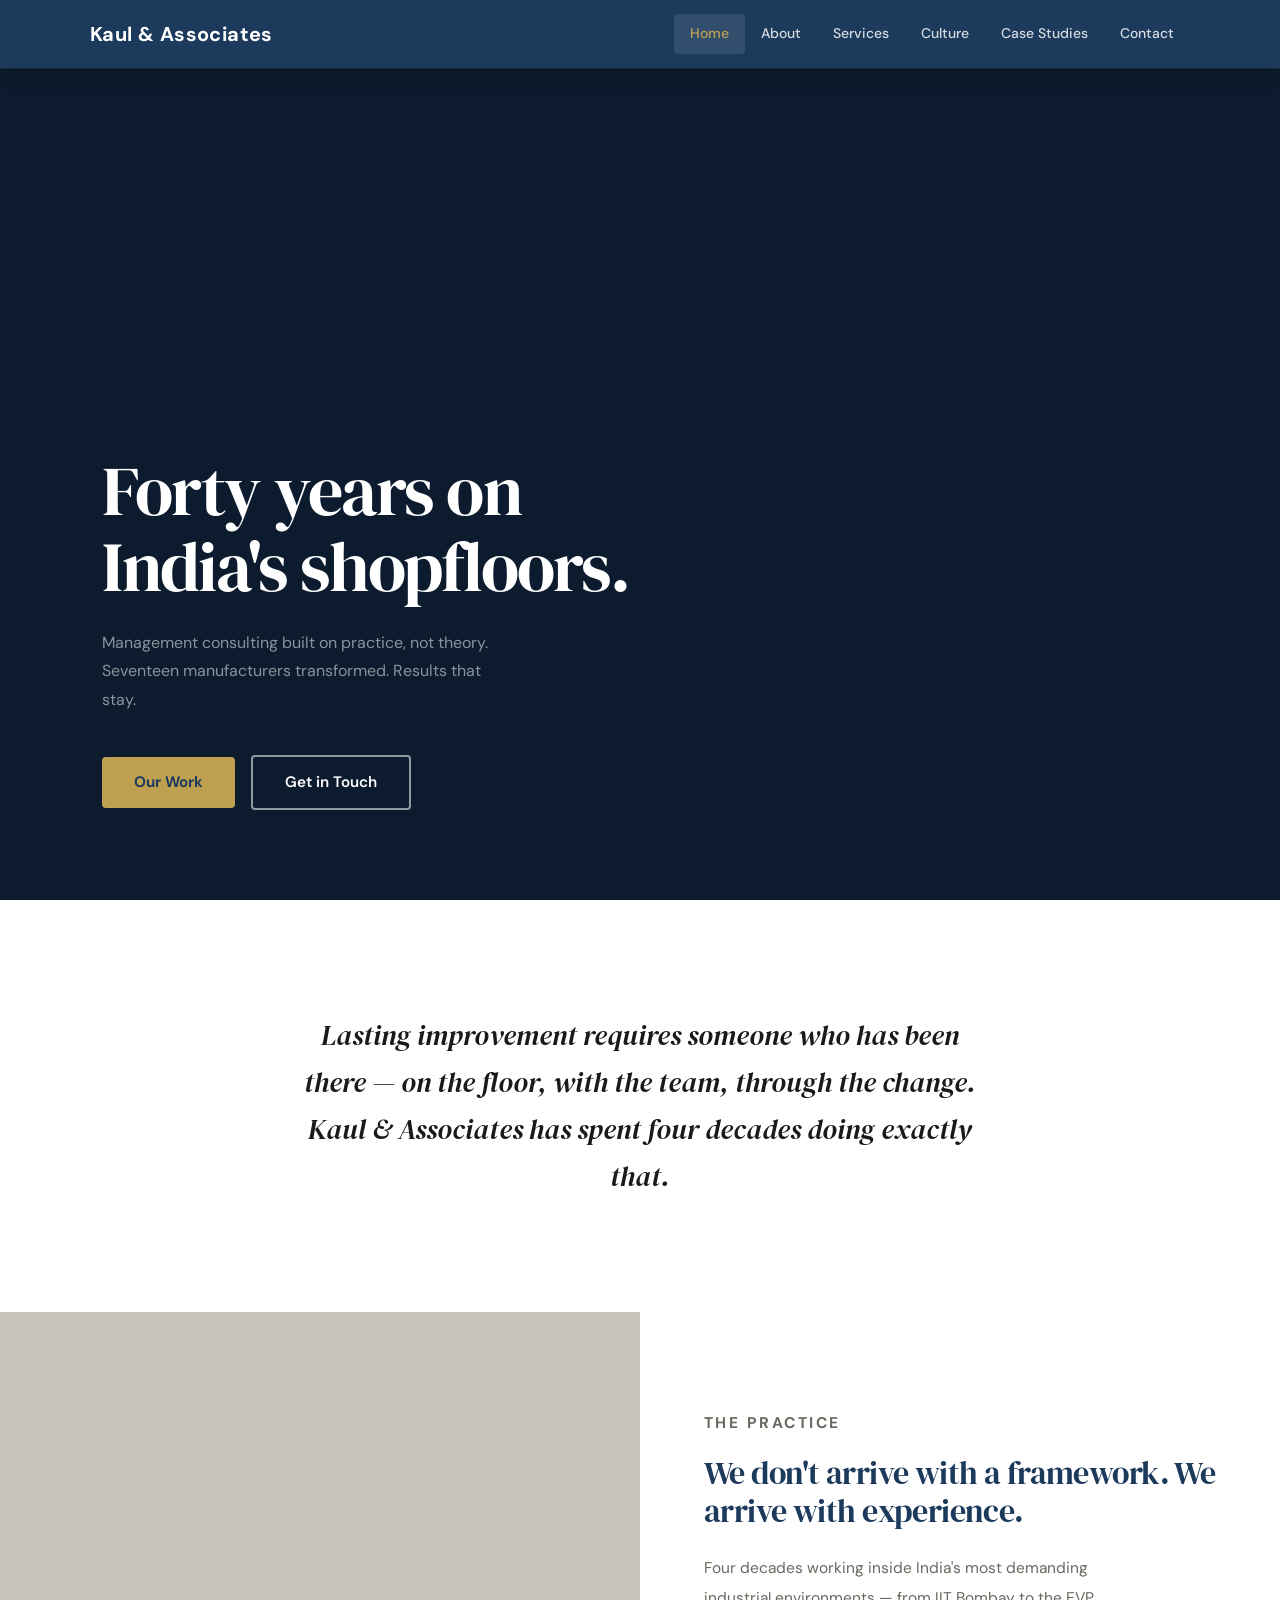
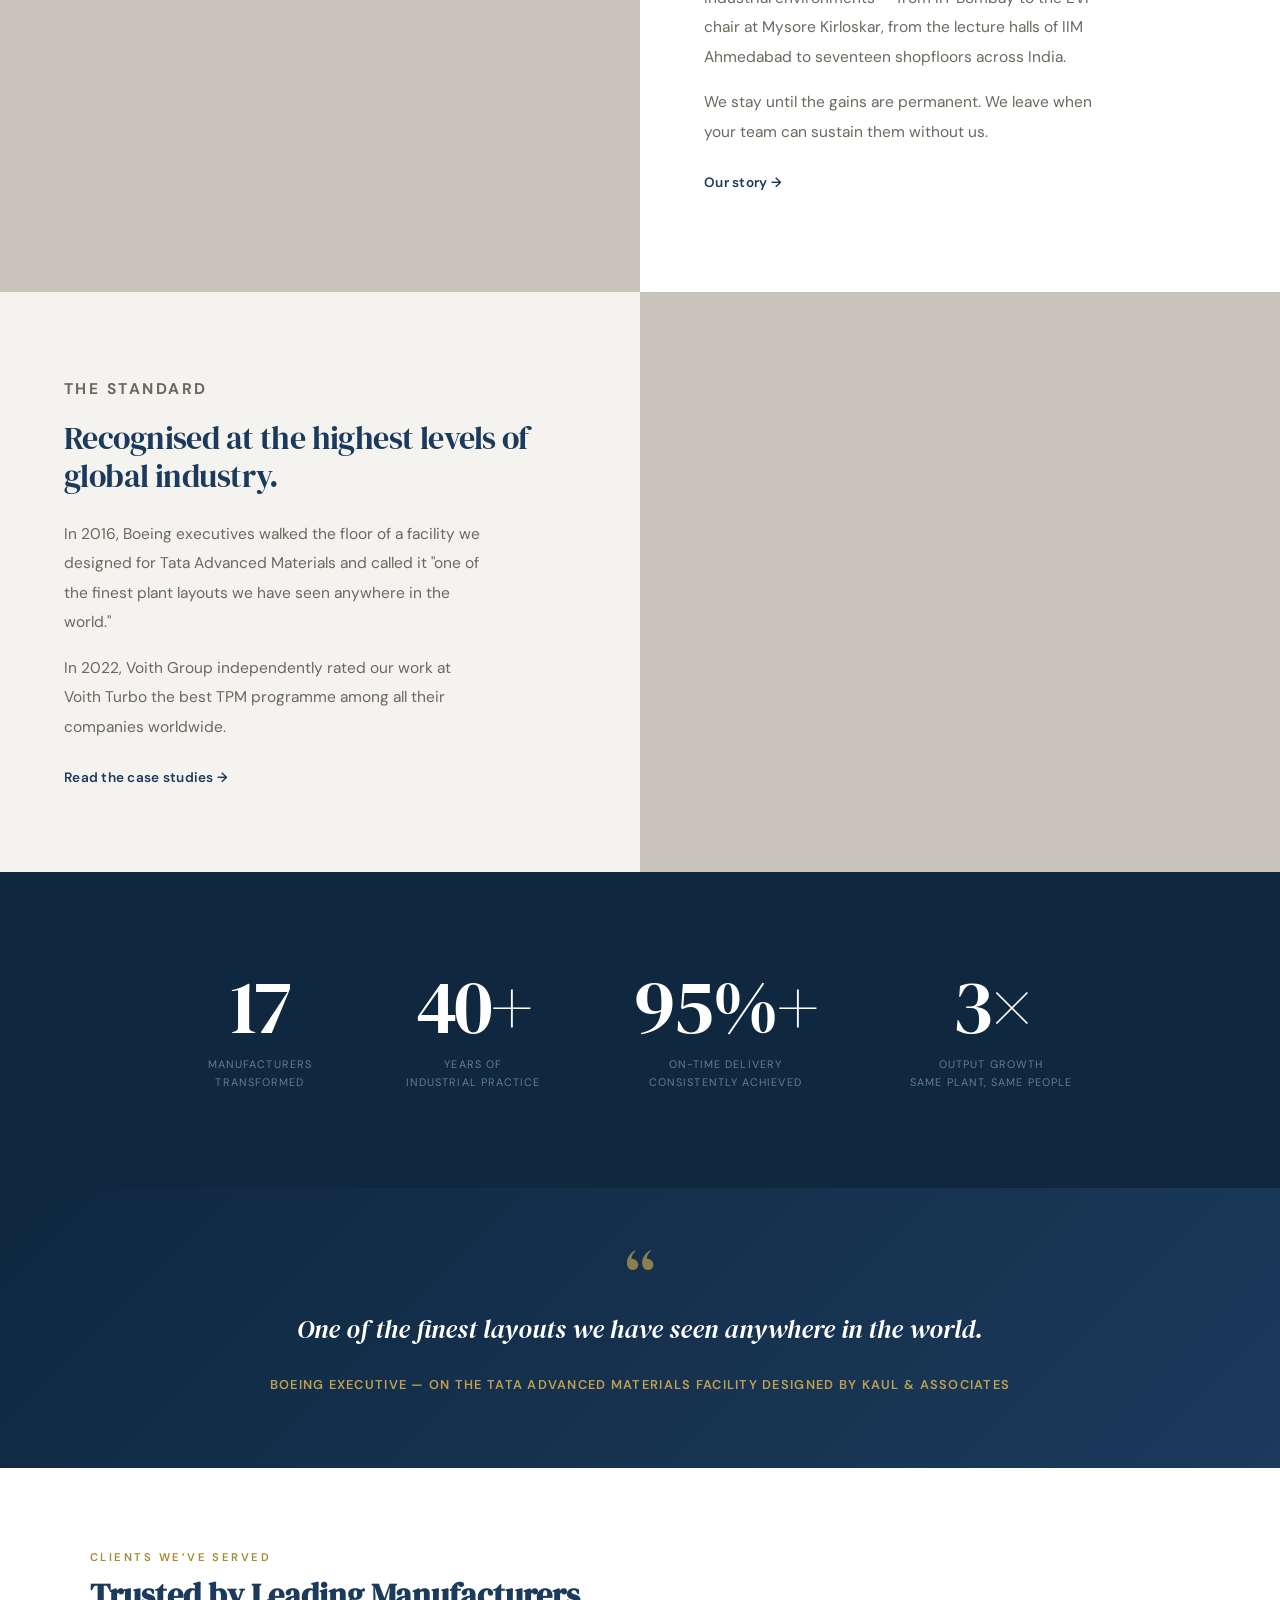
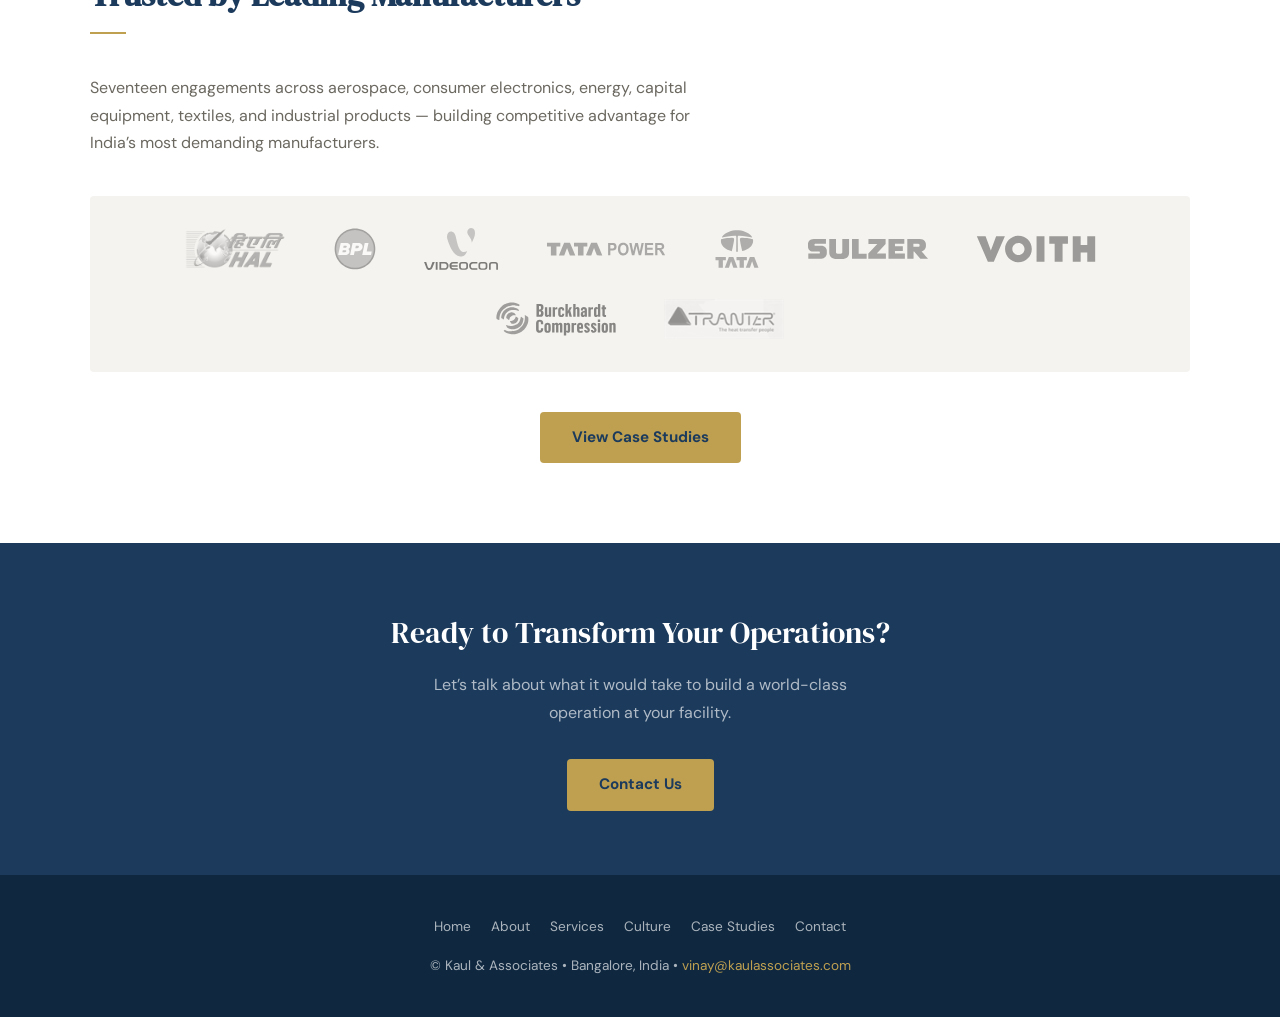
<file: index.html>
<!DOCTYPE html>
<html lang="en">
<head>
  <meta charset="UTF-8" />
  <meta name="viewport" content="width=device-width, initial-scale=1.0" />
  <title>Kaul & Associates – Management Consultants</title>
  <link rel="stylesheet" href="style.css" />
  <meta name="description" content="Kaul & Associates — Bangalore-based management consultants specialising in Lean Manufacturing, Six Sigma, and Supply Chain Management. Trusted by HAL, Tata, Sulzer, Voith, and more across 17 engagements." />
</head>
<body>

<!-- Navigation -->
<nav>
  <div class="nav-inner">
    <a class="nav-brand" href="index.html">Kaul & Associates</a>
    <button class="nav-toggle" onclick="this.nextElementSibling.classList.toggle('open')" aria-label="Menu">
      <span></span><span></span><span></span>
    </button>
    <ul class="nav-links">
      <li><a href="index.html" class="active">Home</a></li>
      <li><a href="about.html">About</a></li>
      <li><a href="services.html">Services</a></li>
      <li><a href="culture.html">Culture</a></li>
      <li><a href="case-studies.html">Case Studies</a></li>
      <li><a href="contact.html">Contact</a></li>
    </ul>
  </div>
</nav>

<!-- Hero -->
<section class="hero-legacy">
  <div class="hero-photo hero-photo-home"></div>
  <!-- hero-photo-home → swap images/hero.jpg in style.css for a strong photograph: Vinay on shopfloor, a factory interior, or an India manufacturing scene -->
  <div class="hero-legacy-inner">
    <h1>Forty years on<br>India's shopfloors.</h1>
    <p class="hero-legacy-sub">Management consulting built on practice, not theory. Seventeen manufacturers transformed. Results that stay.</p>
    <a class="btn-primary" href="case-studies.html">Our Work</a>
    <a class="btn-outline" href="contact.html">Get in Touch</a>
  </div>
</section>

<!-- Opening Statement -->
<section class="editorial-intro">
  <p>Lasting improvement requires someone who has been there — on the floor, with the team, through the change. Kaul &amp; Associates has spent four decades doing exactly that.</p>
</section>

<!-- Story 1: The Practice -->
<div class="story-row">
  <div class="story-photo story-photo-practice">
    <!-- story-photo-practice → swap images/story-practice.jpg in style.css: Vinay in an industrial or academic setting -->
  </div>
  <div class="story-words">
    <p class="story-eyebrow">The Practice</p>
    <h2>We don't arrive with a framework. We arrive with experience.</h2>
    <p>Four decades working inside India's most demanding industrial environments — from IIT Bombay to the EVP chair at Mysore Kirloskar, from the lecture halls of IIM Ahmedabad to seventeen shopfloors across India.</p>
    <p>We stay until the gains are permanent. We leave when your team can sustain them without us.</p>
    <a class="story-link" href="about.html">Our story &rarr;</a>
  </div>
</div>

<!-- Story 2: The Recognition -->
<div class="story-row">
  <div class="story-words on-light">
    <p class="story-eyebrow">The Standard</p>
    <h2>Recognised at the highest levels of global industry.</h2>
    <p>In 2016, Boeing executives walked the floor of a facility we designed for Tata Advanced Materials and called it "one of the finest plant layouts we have seen anywhere in the world."</p>
    <p>In 2022, Voith Group independently rated our work at Voith Turbo the best TPM programme among all their companies worldwide.</p>
    <a class="story-link" href="case-studies.html">Read the case studies &rarr;</a>
  </div>
  <div class="story-photo story-photo-recognition">
    <!-- story-photo-recognition → swap images/story-recognition.jpg in style.css: factory interior, plant layout, or team with client -->
  </div>
</div>

<!-- Numbers -->
<section class="numbers-legacy">
  <div class="numbers-legacy-grid">
    <div class="num-item">
      <div class="nv">17</div>
      <div class="nl">Manufacturers<br>Transformed</div>
    </div>
    <div class="num-item">
      <div class="nv">40+</div>
      <div class="nl">Years of<br>Industrial Practice</div>
    </div>
    <div class="num-item">
      <div class="nv">95%+</div>
      <div class="nl">On-Time Delivery<br>Consistently Achieved</div>
    </div>
    <div class="num-item">
      <div class="nv">3&times;</div>
      <div class="nl">Output Growth<br>Same Plant, Same People</div>
    </div>
  </div>
</section>

<!-- Boeing Pull-Quote -->
<section class="pull-quote-section">
  <div class="pull-quote-inner">
    <span class="opening-mark">&ldquo;</span>
    <blockquote>One of the finest layouts we have seen anywhere in the world.</blockquote>
    <cite>Boeing Executive &mdash; on the Tata Advanced Materials facility designed by Kaul &amp; Associates</cite>
  </div>
</section>

<!-- Clients -->
<section class="section">
  <div class="container">
    <p class="section-label">Clients We&rsquo;ve Served</p>
    <h2 class="section-title">Trusted by Leading Manufacturers</h2>
    <div class="divider"></div>
    <p class="section-intro">Seventeen engagements across aerospace, consumer electronics, energy, capital equipment, textiles, and industrial products — building competitive advantage for India&rsquo;s most demanding manufacturers.</p>

    <div class="logo-grid">
      <img src="images/logos/hal.png" alt="Hindustan Aeronautics Limited">
      <img src="images/logos/bpl.svg" alt="BPL">
      <img src="images/logos/videocon.svg" alt="Videocon">
      <img src="images/logos/tata-bp-solar.svg" alt="Tata BP Solar">
      <img src="images/logos/tata-advanced-materials.svg" alt="Tata Advanced Materials">
      <img src="images/logos/sulzer-pumps.svg" alt="Sulzer Pumps">
      <img src="images/logos/voith-turbo.svg" alt="Voith Turbo">
      <img src="images/logos/burckhardt.svg" alt="Burckhardt Compression">
      <img src="images/logos/tranter.png" alt="Tranter India">
    </div>
    <div class="clients-cta">
      <a class="btn-primary" href="case-studies.html">View Case Studies</a>
    </div>
  </div>
</section>

<!-- CTA -->
<section style="background:var(--navy);padding:4rem 2rem;text-align:center;">
  <div class="container">
    <h2 style="font-family:var(--serif);font-size:1.9rem;color:var(--white);font-weight:400;margin-bottom:.75rem;">Ready to Transform Your Operations?</h2>
    <p style="color:rgba(255,255,255,.65);font-size:1rem;max-width:480px;margin:0 auto 2rem;line-height:1.75;">Let&rsquo;s talk about what it would take to build a world-class operation at your facility.</p>
    <a class="btn-primary" href="contact.html">Contact Us</a>
  </div>
</section>

<!-- Footer -->
<footer>
  <ul class="footer-links">
    <li><a href="index.html">Home</a></li>
    <li><a href="about.html">About</a></li>
    <li><a href="services.html">Services</a></li>
    <li><a href="culture.html">Culture</a></li>
    <li><a href="case-studies.html">Case Studies</a></li>
    <li><a href="contact.html">Contact</a></li>
  </ul>
  <p>&copy; Kaul &amp; Associates &bull; Bangalore, India &bull; <a href="mailto:vinay@kaulassociates.com">vinay@kaulassociates.com</a></p>
</footer>

</body>
</html>
</file>
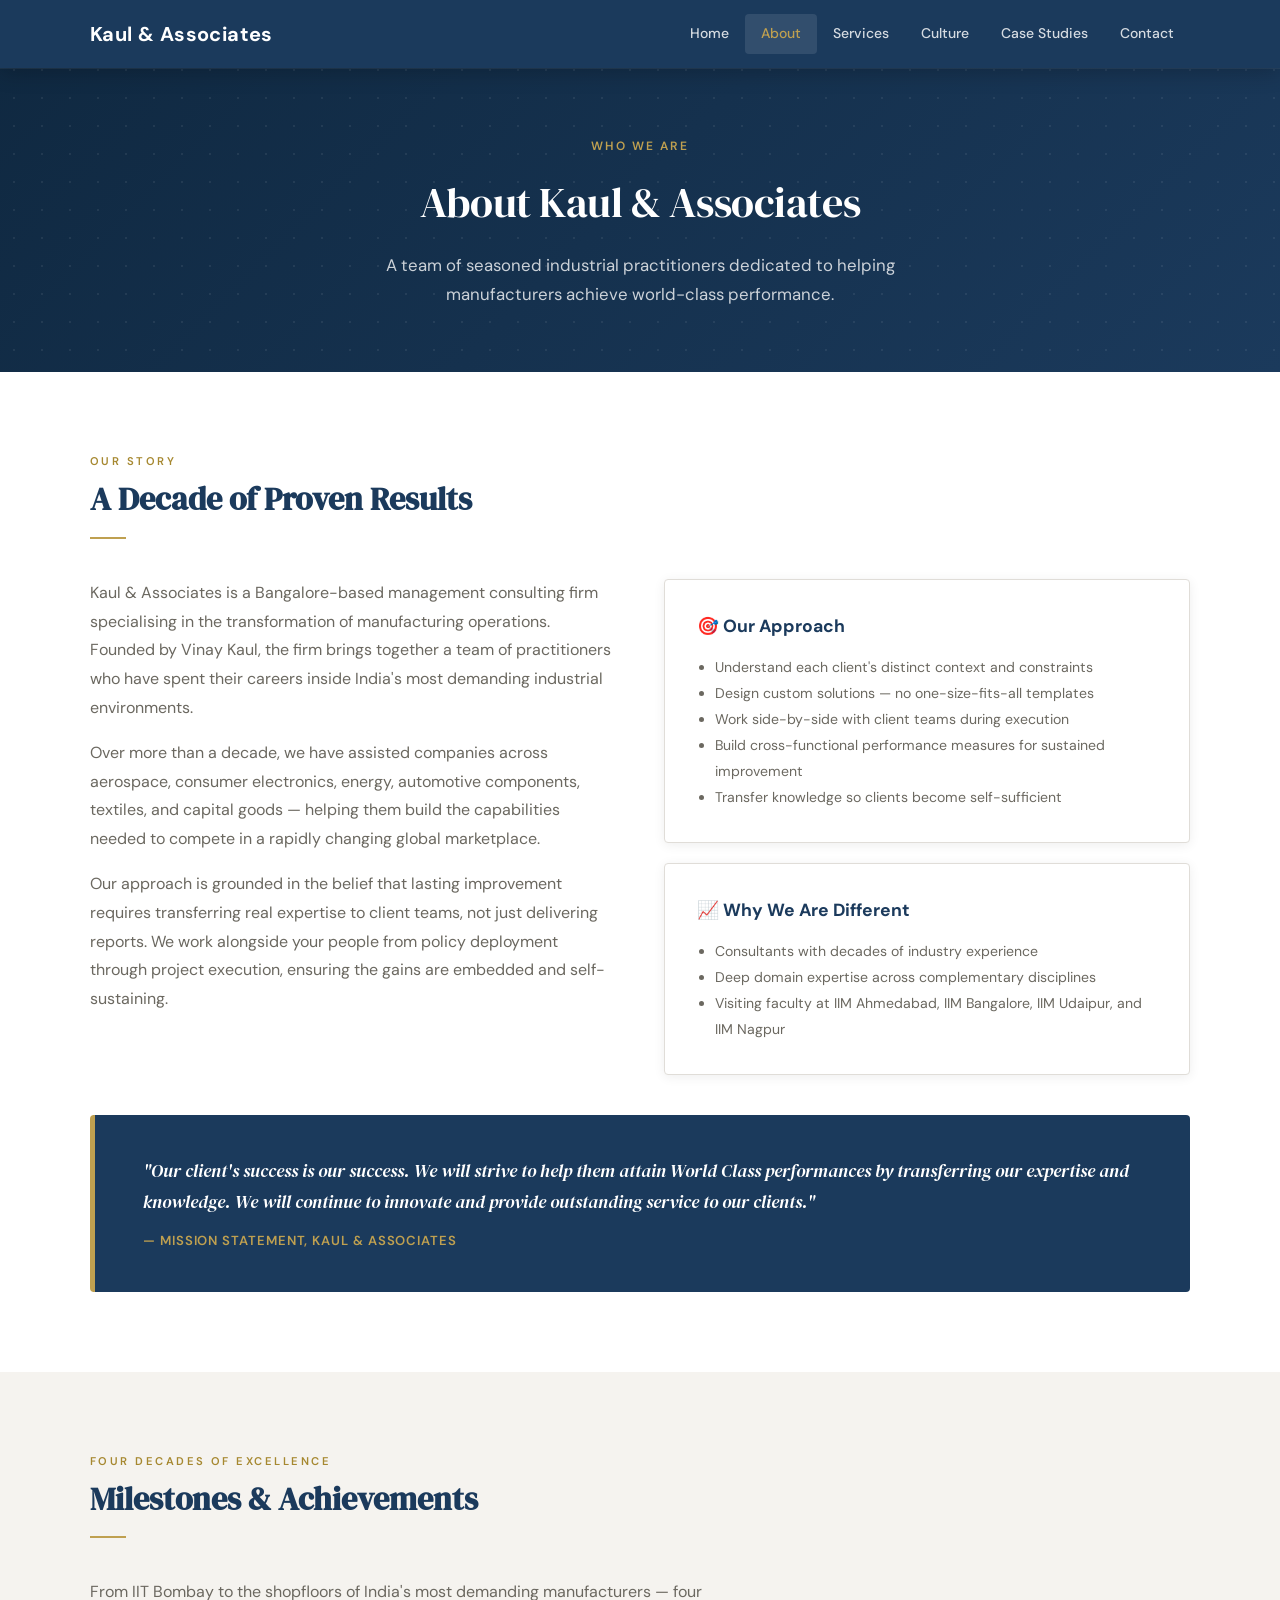
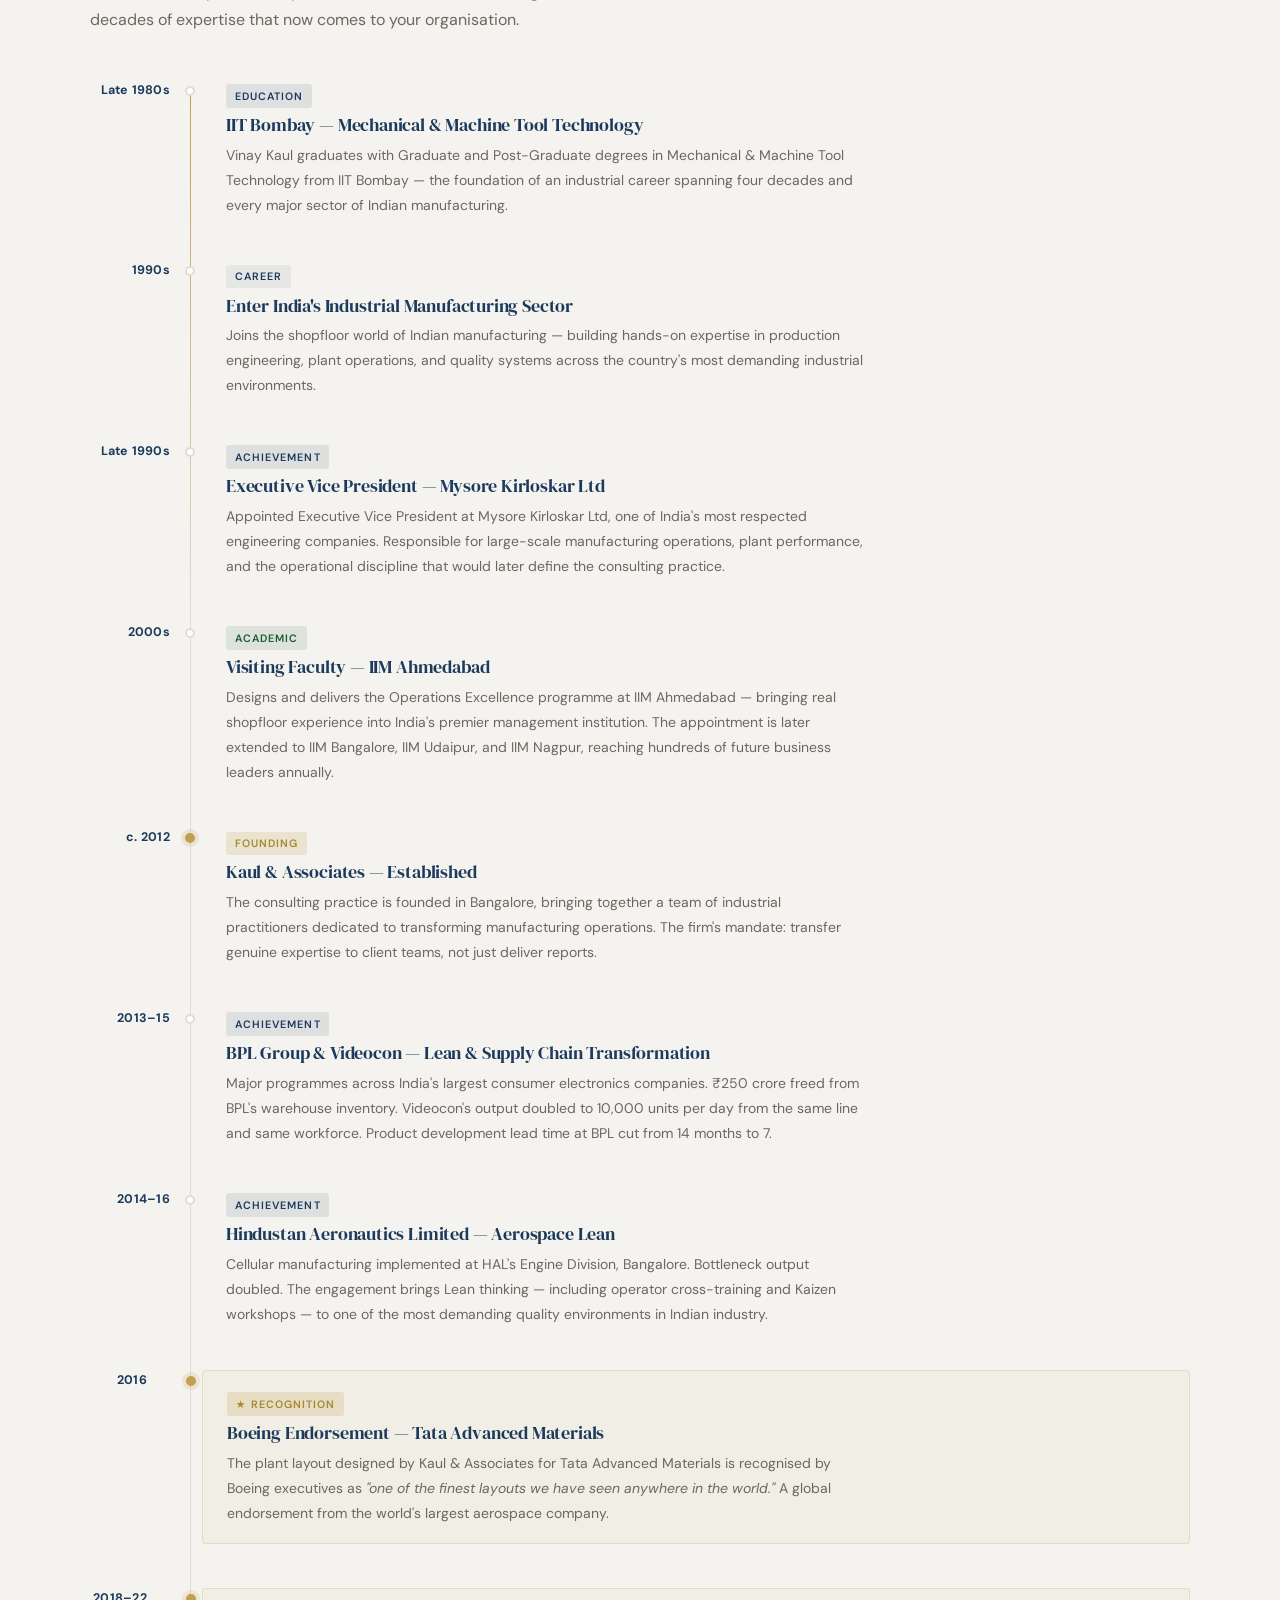
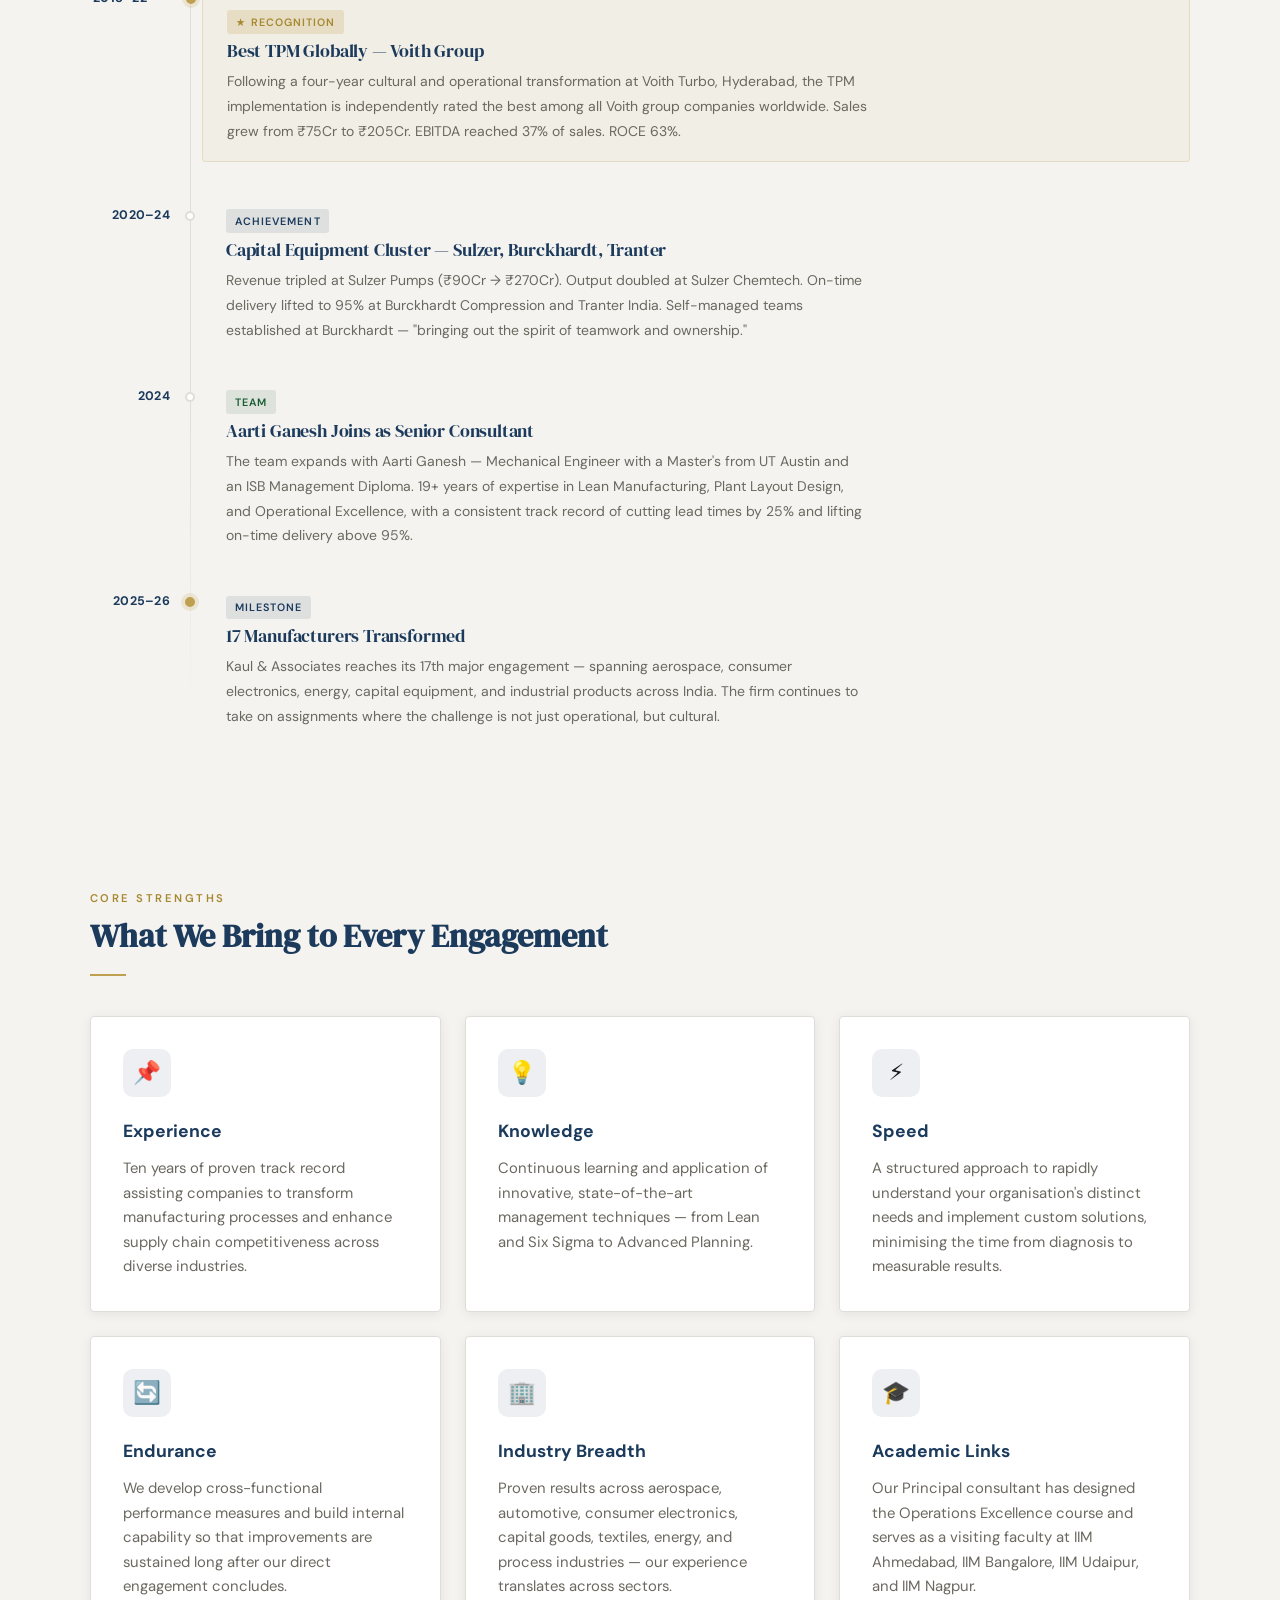
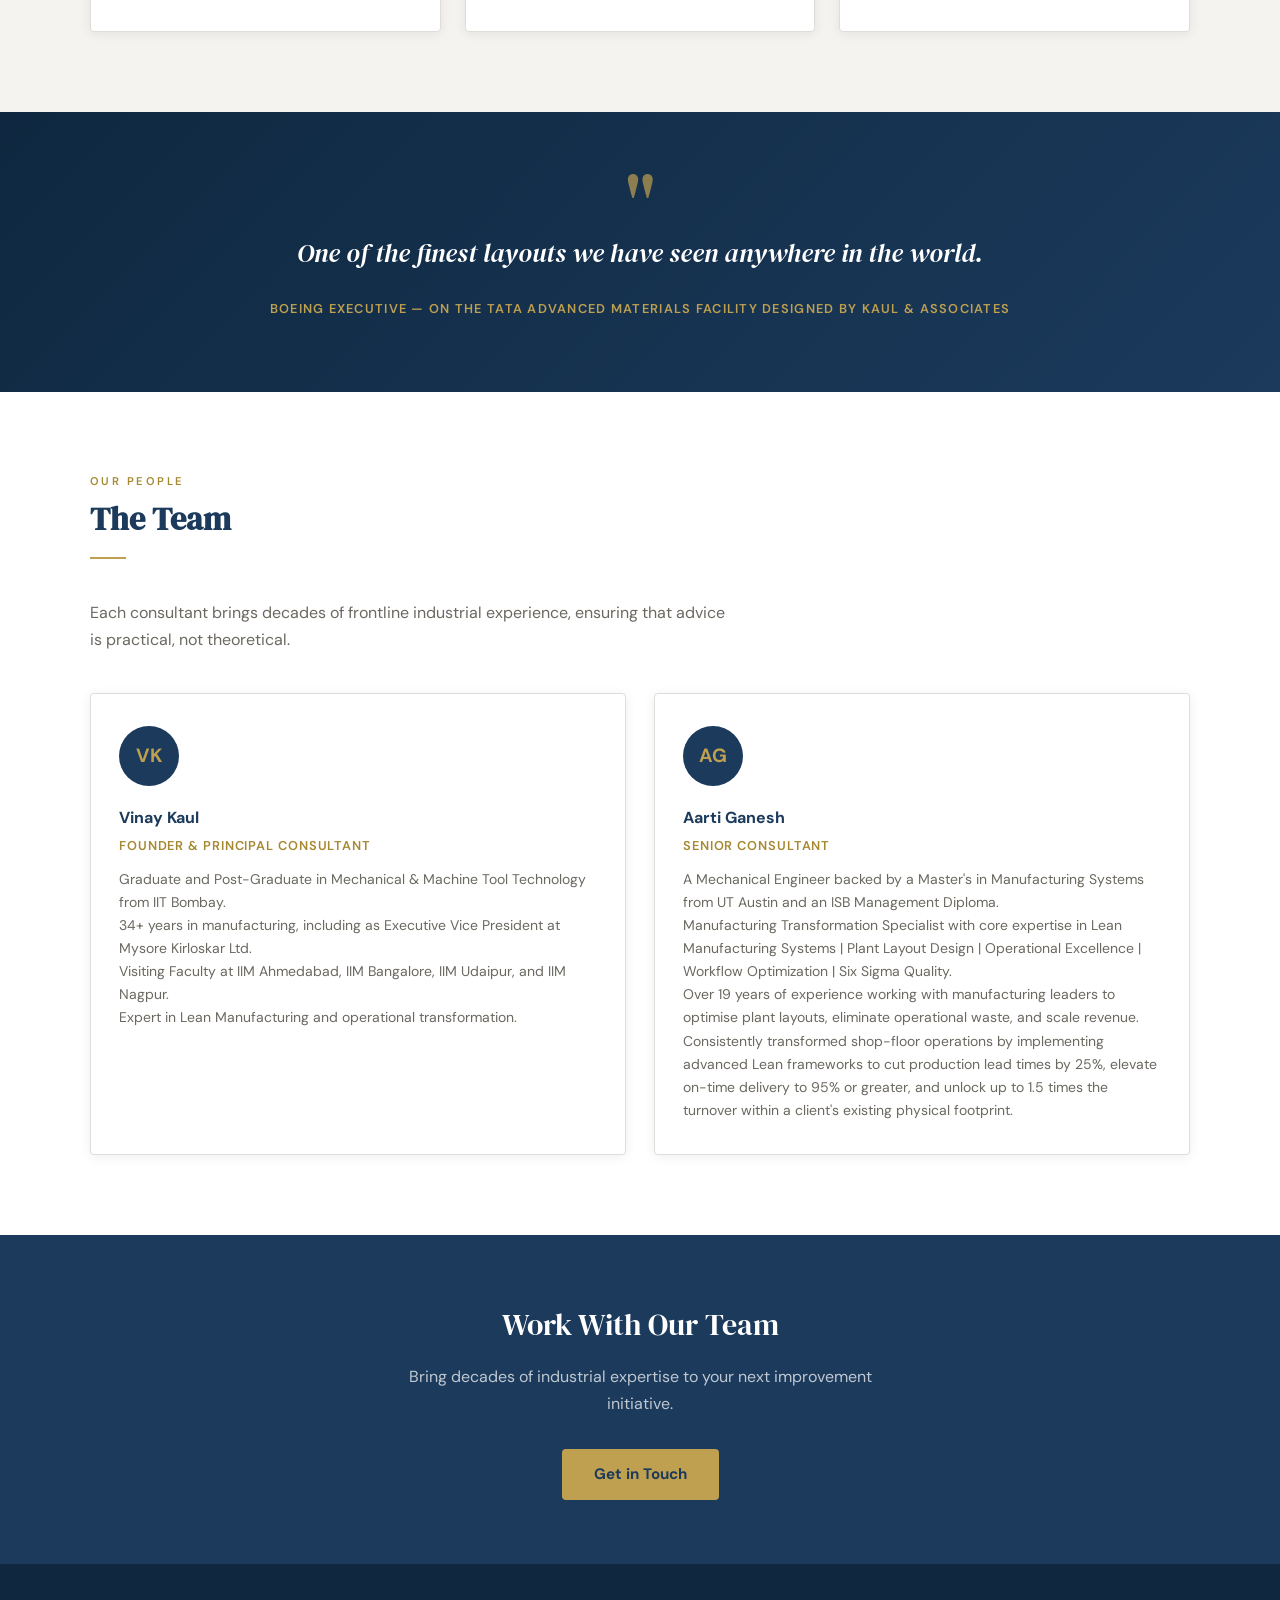
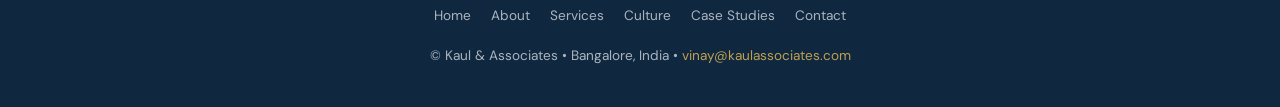
<file: about.html>
<!DOCTYPE html>
<html lang="en">
<head>
  <meta charset="UTF-8" />
  <meta name="viewport" content="width=device-width, initial-scale=1.0" />
  <title>About – Kaul & Associates</title>
  <link rel="stylesheet" href="style.css" />
  <meta name="description" content="About Kaul & Associates — a Bangalore-based team of industrial practitioners with 100+ years of combined expertise in Lean Manufacturing, Six Sigma, and Supply Chain Management." />
</head>
<body>

<nav>
  <div class="nav-inner">
    <a class="nav-brand" href="index.html">Kaul & Associates</a>
    <button class="nav-toggle" onclick="this.nextElementSibling.classList.toggle('open')" aria-label="Menu">
      <span></span><span></span><span></span>
    </button>
    <ul class="nav-links">
      <li><a href="index.html">Home</a></li>
      <li><a href="about.html" class="active">About</a></li>
      <li><a href="services.html">Services</a></li>
      <li><a href="culture.html">Culture</a></li>
      <li><a href="case-studies.html">Case Studies</a></li>
      <li><a href="contact.html">Contact</a></li>
    </ul>
  </div>
</nav>

<div class="page-header">
  <div class="page-header-inner">
    <p class="eyebrow">Who We Are</p>
    <h1>About Kaul & Associates</h1>
    <p>A team of seasoned industrial practitioners dedicated to helping manufacturers achieve world-class performance.</p>
  </div>
</div>

<!-- Company Overview -->
<section class="section">
  <div class="container">
    <p class="section-label">Our Story</p>
    <h2 class="section-title">A Decade of Proven Results</h2>
    <div class="divider"></div>

    <div style="display:grid;grid-template-columns:1fr 1fr;gap:3rem;align-items:start;">
      <div>
        <p style="color:var(--muted);line-height:1.8;margin-bottom:1rem;">
          Kaul & Associates is a Bangalore-based management consulting firm specialising in the transformation of manufacturing operations. Founded by Vinay Kaul, the firm brings together a team of practitioners who have spent their careers inside India's most demanding industrial environments.
        </p>
        <p style="color:var(--muted);line-height:1.8;margin-bottom:1rem;">
          Over more than a decade, we have assisted companies across aerospace, consumer electronics, energy, automotive components, textiles, and capital goods — helping them build the capabilities needed to compete in a rapidly changing global marketplace.
        </p>
        <p style="color:var(--muted);line-height:1.8;">
          Our approach is grounded in the belief that lasting improvement requires transferring real expertise to client teams, not just delivering reports. We work alongside your people from policy deployment through project execution, ensuring the gains are embedded and self-sustaining.
        </p>
      </div>
      <div>
        <div class="card" style="margin-bottom:1.25rem;">
          <h3>&#127919; Our Approach</h3>
          <ul>
            <li>Understand each client's distinct context and constraints</li>
            <li>Design custom solutions — no one-size-fits-all templates</li>
            <li>Work side-by-side with client teams during execution</li>
            <li>Build cross-functional performance measures for sustained improvement</li>
            <li>Transfer knowledge so clients become self-sufficient</li>
          </ul>
        </div>
        <div class="card">
          <h3>&#128200; Why We Are Different</h3>
          <ul>
            <li>Consultants with decades of industry experience</li>
            <li>Deep domain expertise across complementary disciplines</li>
            <li>Visiting faculty at IIM Ahmedabad, IIM Bangalore, IIM Udaipur, and IIM Nagpur</li>
          </ul>
        </div>
      </div>
    </div>

    <div class="mission-block">
      <p>"Our client's success is our success. We will strive to help them attain World Class performances by transferring our expertise and knowledge. We will continue to innovate and provide outstanding service to our clients."</p>
      <cite>— Mission Statement, Kaul & Associates</cite>
    </div>
  </div>
</section>

<!-- Timeline -->
<section class="section section-alt">
  <div class="container">
    <p class="section-label">Four Decades of Excellence</p>
    <h2 class="section-title">Milestones &amp; Achievements</h2>
    <div class="divider"></div>
    <p class="section-intro">From IIT Bombay to the shopfloors of India's most demanding manufacturers — four decades of expertise that now comes to your organisation.</p>

    <div class="timeline">

      <div class="tl-item">
        <span class="tl-year">Late 1980s</span>
        <span class="tl-dot"></span>
        <span class="tl-tag tl-tag-education">Education</span>
        <h3 class="tl-title">IIT Bombay — Mechanical &amp; Machine Tool Technology</h3>
        <p class="tl-desc">Vinay Kaul graduates with Graduate and Post-Graduate degrees in Mechanical &amp; Machine Tool Technology from IIT Bombay — the foundation of an industrial career spanning four decades and every major sector of Indian manufacturing.</p>
      </div>

      <div class="tl-item">
        <span class="tl-year">1990s</span>
        <span class="tl-dot"></span>
        <span class="tl-tag tl-tag-career">Career</span>
        <h3 class="tl-title">Enter India's Industrial Manufacturing Sector</h3>
        <p class="tl-desc">Joins the shopfloor world of Indian manufacturing — building hands-on expertise in production engineering, plant operations, and quality systems across the country's most demanding industrial environments.</p>
      </div>

      <div class="tl-item">
        <span class="tl-year">Late 1990s</span>
        <span class="tl-dot"></span>
        <span class="tl-tag tl-tag-achievement">Achievement</span>
        <h3 class="tl-title">Executive Vice President — Mysore Kirloskar Ltd</h3>
        <p class="tl-desc">Appointed Executive Vice President at Mysore Kirloskar Ltd, one of India's most respected engineering companies. Responsible for large-scale manufacturing operations, plant performance, and the operational discipline that would later define the consulting practice.</p>
      </div>

      <div class="tl-item">
        <span class="tl-year">2000s</span>
        <span class="tl-dot"></span>
        <span class="tl-tag tl-tag-academic">Academic</span>
        <h3 class="tl-title">Visiting Faculty — IIM Ahmedabad</h3>
        <p class="tl-desc">Designs and delivers the Operations Excellence programme at IIM Ahmedabad — bringing real shopfloor experience into India's premier management institution. The appointment is later extended to IIM Bangalore, IIM Udaipur, and IIM Nagpur, reaching hundreds of future business leaders annually.</p>
      </div>

      <div class="tl-item">
        <span class="tl-year">c. 2012</span>
        <span class="tl-dot tl-dot-gold"></span>
        <span class="tl-tag tl-tag-founding">Founding</span>
        <h3 class="tl-title">Kaul &amp; Associates — Established</h3>
        <p class="tl-desc">The consulting practice is founded in Bangalore, bringing together a team of industrial practitioners dedicated to transforming manufacturing operations. The firm's mandate: transfer genuine expertise to client teams, not just deliver reports.</p>
      </div>

      <div class="tl-item">
        <span class="tl-year">2013–15</span>
        <span class="tl-dot"></span>
        <span class="tl-tag tl-tag-achievement">Achievement</span>
        <h3 class="tl-title">BPL Group &amp; Videocon — Lean &amp; Supply Chain Transformation</h3>
        <p class="tl-desc">Major programmes across India's largest consumer electronics companies. ₹250 crore freed from BPL's warehouse inventory. Videocon's output doubled to 10,000 units per day from the same line and same workforce. Product development lead time at BPL cut from 14 months to 7.</p>
      </div>

      <div class="tl-item">
        <span class="tl-year">2014–16</span>
        <span class="tl-dot"></span>
        <span class="tl-tag tl-tag-achievement">Achievement</span>
        <h3 class="tl-title">Hindustan Aeronautics Limited — Aerospace Lean</h3>
        <p class="tl-desc">Cellular manufacturing implemented at HAL's Engine Division, Bangalore. Bottleneck output doubled. The engagement brings Lean thinking — including operator cross-training and Kaizen workshops — to one of the most demanding quality environments in Indian industry.</p>
      </div>

      <div class="tl-item tl-highlight">
        <span class="tl-year">2016</span>
        <span class="tl-dot tl-dot-gold"></span>
        <span class="tl-tag tl-tag-recognition">&#9733; Recognition</span>
        <h3 class="tl-title">Boeing Endorsement — Tata Advanced Materials</h3>
        <p class="tl-desc">The plant layout designed by Kaul &amp; Associates for Tata Advanced Materials is recognised by Boeing executives as <em>"one of the finest layouts we have seen anywhere in the world."</em> A global endorsement from the world's largest aerospace company.</p>
      </div>

      <div class="tl-item tl-highlight">
        <span class="tl-year">2018–22</span>
        <span class="tl-dot tl-dot-gold"></span>
        <span class="tl-tag tl-tag-recognition">&#9733; Recognition</span>
        <h3 class="tl-title">Best TPM Globally — Voith Group</h3>
        <p class="tl-desc">Following a four-year cultural and operational transformation at Voith Turbo, Hyderabad, the TPM implementation is independently rated the best among all Voith group companies worldwide. Sales grew from ₹75Cr to ₹205Cr. EBITDA reached 37% of sales. ROCE 63%.</p>
      </div>

      <div class="tl-item">
        <span class="tl-year">2020–24</span>
        <span class="tl-dot"></span>
        <span class="tl-tag tl-tag-achievement">Achievement</span>
        <h3 class="tl-title">Capital Equipment Cluster — Sulzer, Burckhardt, Tranter</h3>
        <p class="tl-desc">Revenue tripled at Sulzer Pumps (₹90Cr → ₹270Cr). Output doubled at Sulzer Chemtech. On-time delivery lifted to 95% at Burckhardt Compression and Tranter India. Self-managed teams established at Burckhardt — "bringing out the spirit of teamwork and ownership."</p>
      </div>

      <div class="tl-item">
        <span class="tl-year">2024</span>
        <span class="tl-dot"></span>
        <span class="tl-tag tl-tag-team">Team</span>
        <h3 class="tl-title">Aarti Ganesh Joins as Senior Consultant</h3>
        <p class="tl-desc">The team expands with Aarti Ganesh — Mechanical Engineer with a Master's from UT Austin and an ISB Management Diploma. 19+ years of expertise in Lean Manufacturing, Plant Layout Design, and Operational Excellence, with a consistent track record of cutting lead times by 25% and lifting on-time delivery above 95%.</p>
      </div>

      <div class="tl-item">
        <span class="tl-year">2025–26</span>
        <span class="tl-dot tl-dot-gold"></span>
        <span class="tl-tag tl-tag-milestone">Milestone</span>
        <h3 class="tl-title">17 Manufacturers Transformed</h3>
        <p class="tl-desc">Kaul &amp; Associates reaches its 17th major engagement — spanning aerospace, consumer electronics, energy, capital equipment, and industrial products across India. The firm continues to take on assignments where the challenge is not just operational, but cultural.</p>
      </div>

    </div>
  </div>
</section>

<!-- Capabilities -->
<section class="section section-alt">
  <div class="container">
    <p class="section-label">Core Strengths</p>
    <h2 class="section-title">What We Bring to Every Engagement</h2>
    <div class="divider"></div>

    <div class="card-grid card-grid-3">
      <div class="card">
        <div class="card-icon">&#128204;</div>
        <h3>Experience</h3>
        <p>Ten years of proven track record assisting companies to transform manufacturing processes and enhance supply chain competitiveness across diverse industries.</p>
      </div>
      <div class="card">
        <div class="card-icon">&#128161;</div>
        <h3>Knowledge</h3>
        <p>Continuous learning and application of innovative, state-of-the-art management techniques — from Lean and Six Sigma to Advanced Planning.</p>
      </div>
      <div class="card">
        <div class="card-icon">&#9889;</div>
        <h3>Speed</h3>
        <p>A structured approach to rapidly understand your organisation's distinct needs and implement custom solutions, minimising the time from diagnosis to measurable results.</p>
      </div>
      <div class="card">
        <div class="card-icon">&#128260;</div>
        <h3>Endurance</h3>
        <p>We develop cross-functional performance measures and build internal capability so that improvements are sustained long after our direct engagement concludes.</p>
      </div>
      <div class="card">
        <div class="card-icon">&#127970;</div>
        <h3>Industry Breadth</h3>
        <p>Proven results across aerospace, automotive, consumer electronics, capital goods, textiles, energy, and process industries — our experience translates across sectors.</p>
      </div>
      <div class="card">
        <div class="card-icon">&#127891;</div>
        <h3>Academic Links</h3>
        <p>Our Principal consultant has designed the Operations Excellence course and serves as a visiting faculty at IIM Ahmedabad, IIM Bangalore, IIM Udaipur, and IIM Nagpur.</p>
      </div>
    </div>
  </div>
</section>

<!-- Boeing Pull-Quote -->
<section class="pull-quote-section">
  <div class="pull-quote-inner">
    <span class="opening-mark">"</span>
    <blockquote>One of the finest layouts we have seen anywhere in the world.</blockquote>
    <cite>Boeing Executive — on the Tata Advanced Materials facility designed by Kaul &amp; Associates</cite>
  </div>
</section>

<!-- Team -->
<section class="section">
  <div class="container">
    <p class="section-label">Our People</p>
    <h2 class="section-title">The Team</h2>
    <div class="divider"></div>
    <p class="section-intro">Each consultant brings decades of frontline industrial experience, ensuring that advice is practical, not theoretical.</p>

    <div class="team-grid">

      <div class="team-card">
        <div class="initials">VK</div>
        <h3>Vinay Kaul</h3>
        <p class="role">Founder &amp; Principal Consultant</p>
        <p>Graduate and Post-Graduate in Mechanical &amp; Machine Tool Technology from IIT Bombay.</p>
        <p>34+ years in manufacturing, including as Executive Vice President at Mysore Kirloskar Ltd.</p>
        <p>Visiting Faculty at IIM Ahmedabad, IIM Bangalore, IIM Udaipur, and IIM Nagpur.</p>
        <p>Expert in Lean Manufacturing and operational transformation.</p>
      </div>

      <div class="team-card">
        <div class="initials">AG</div>
        <h3>Aarti Ganesh</h3>
        <p class="role">Senior Consultant</p>
        <p>A Mechanical Engineer backed by a Master's in Manufacturing Systems from UT Austin and an ISB Management Diploma. </p>
        <p>Manufacturing Transformation Specialist with core expertise in Lean Manufacturing Systems | Plant Layout Design | Operational Excellence | Workflow Optimization | Six Sigma Quality.</p>
        <p>Over 19 years of experience working with manufacturing leaders to optimise plant layouts, eliminate operational waste, and scale revenue.</p>
        <p>Consistently transformed shop-floor operations by implementing advanced Lean frameworks to cut production lead times by 25%, elevate on-time delivery to 95% or greater, and unlock up to 1.5 times the turnover within a client's existing physical footprint.</p>
      </div>

    </div>
  </div>
</section>

<!-- CTA -->
<section style="background:var(--navy);padding:4rem 2rem;text-align:center;">
  <div class="container">
    <h2 style="font-family:var(--serif);font-size:1.9rem;color:var(--white);font-weight:400;margin-bottom:.75rem;">Work With Our Team</h2>
    <p style="color:rgba(255,255,255,.72);font-size:1rem;max-width:480px;margin:0 auto 2rem;">Bring decades of industrial expertise to your next improvement initiative.</p>
    <a class="btn-primary" href="contact.html">Get in Touch</a>
  </div>
</section>

<footer>
  <ul class="footer-links">
    <li><a href="index.html">Home</a></li>
    <li><a href="about.html">About</a></li>
    <li><a href="services.html">Services</a></li>
    <li><a href="culture.html">Culture</a></li>
    <li><a href="case-studies.html">Case Studies</a></li>
    <li><a href="contact.html">Contact</a></li>
  </ul>
  <p>&copy; Kaul & Associates &bull; Bangalore, India &bull; <a href="mailto:vinay@kaulassociates.com">vinay@kaulassociates.com</a></p>
</footer>

</body>
</html>
</file>
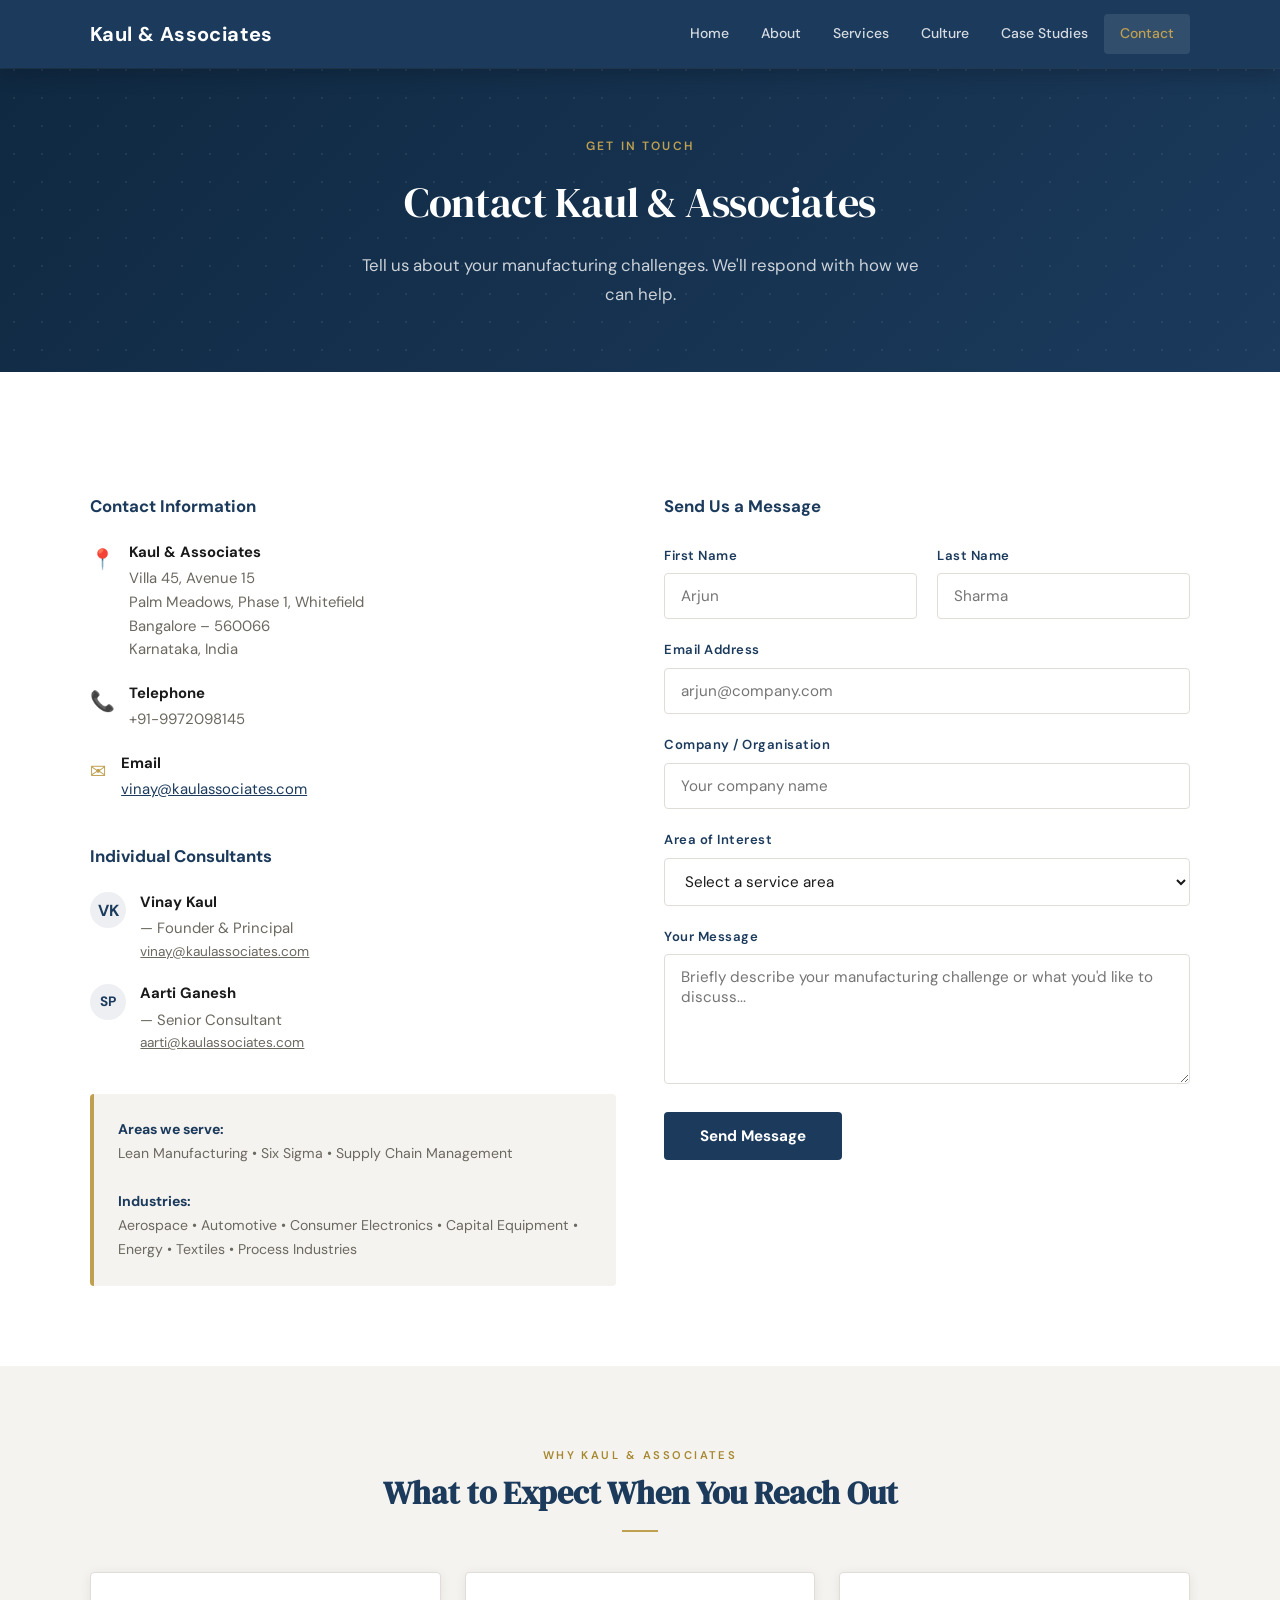
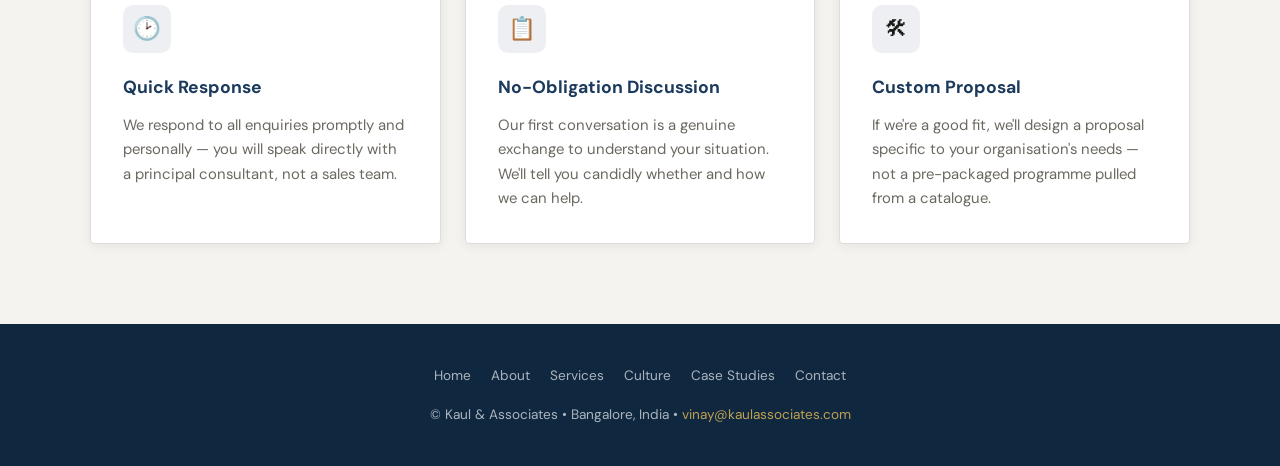
<file: contact.html>
<!DOCTYPE html>
<html lang="en">

<head>
  <meta charset="UTF-8" />
  <meta name="viewport" content="width=device-width, initial-scale=1.0" />
  <title>Contact – Kaul & Associates</title>
  <link rel="stylesheet" href="style.css" />
  <meta name="description" content="Contact Kaul & Associates — Bangalore-based management consultants. Reach out to discuss Lean Manufacturing, Six Sigma, or Supply Chain challenges at your organisation." />
</head>

<body>

  <nav>
    <div class="nav-inner">
      <a class="nav-brand" href="index.html">Kaul & Associates</a>
      <button class="nav-toggle" onclick="this.nextElementSibling.classList.toggle('open')" aria-label="Menu">
        <span></span><span></span><span></span>
      </button>
      <ul class="nav-links">
        <li><a href="index.html">Home</a></li>
        <li><a href="about.html">About</a></li>
        <li><a href="services.html">Services</a></li>
        <li><a href="culture.html">Culture</a></li>
        <li><a href="case-studies.html">Case Studies</a></li>
        <li><a href="contact.html" class="active">Contact</a></li>
      </ul>
    </div>
  </nav>

  <div class="page-header">
    <div class="page-header-inner">
      <p class="eyebrow">Get in Touch</p>
      <h1>Contact Kaul & Associates</h1>
      <p>Tell us about your manufacturing challenges. We'll respond with how we can help.</p>
    </div>
  </div>

  <!-- Contact Content -->
  <section class="section">
    <div class="container">
      <div class="contact-grid">

        <!-- Left: Contact Info -->
        <div class="contact-info">
          <h3>Contact Information</h3>

          <div class="contact-item">
            <div class="ci-icon">&#128205;</div>
            <p>
              <strong>Kaul & Associates</strong>
              Villa 45, Avenue 15<br>
              Palm Meadows, Phase 1, Whitefield<br>
              Bangalore – 560066<br>
              Karnataka, India<br>
            </p>
          </div>

          <div class="contact-item">
            <div class="ci-icon">&#128222;</div>
            <p>
              <strong>Telephone</strong>
              +91-9972098145
            </p>
          </div>

          <div class="contact-item">
            <div class="ci-icon">&#9993;</div>
            <p>
              <strong>Email</strong>
              <a href="mailto:vinay@kaulassociates.com" style="color:var(--navy);">vinay@kaulassociates.com</a>
            </p>
          </div>

          <div style="margin-top:2.5rem;">
            <h3 style="margin-bottom:1.25rem;">Individual Consultants</h3>

            <div class="contact-item">
              <div class="ci-icon" style="font-size:1rem;background:rgba(27,58,92,.08);width:36px;height:36px;border-radius:50%;display:flex;align-items:center;justify-content:center;font-weight:700;color:var(--navy);">VK</div>
              <p>
                <strong>Vinay Kaul</strong> — Founder &amp; Principal
                <a href="mailto:vinay@kaulassociates.com" style="color:var(--muted);font-size:.85rem;display:block;">vinay@kaulassociates.com</a>
              </p>
            </div>

            <div class="contact-item">
              <div class="ci-icon" style="font-size:.85rem;background:rgba(27,58,92,.08);width:36px;height:36px;border-radius:50%;display:flex;align-items:center;justify-content:center;font-weight:700;color:var(--navy);">SP</div>
              <p>
                <strong>Aarti Ganesh</strong> — Senior Consultant
                <a href="mailto:aarti@kaulassociates.com" style="color:var(--muted);font-size:.85rem;display:block;">aarti@kaulassociates.com</a>
              </p>
            </div>
          </div>

          <div style="margin-top:2.5rem;padding:1.5rem;background:var(--light);border-radius:var(--radius);border-left:4px solid var(--gold);">
            <p style="font-size:.88rem;color:var(--muted);line-height:1.7;">
              <strong style="color:var(--navy);">Areas we serve:</strong><br>
              Lean Manufacturing &bull; Six Sigma &bull; Supply Chain Management<br><br>
              <strong style="color:var(--navy);">Industries:</strong><br>
              Aerospace &bull; Automotive &bull; Consumer Electronics &bull; Capital Equipment &bull; Energy &bull; Textiles &bull; Process Industries
            </p>
          </div>
        </div>

        <!-- Right: Contact Form -->
        <div>
          <h3 style="color:var(--navy);font-size:1.05rem;margin-bottom:1.5rem;">Send Us a Message</h3>
          <form>
            <div style="display:grid;grid-template-columns:1fr 1fr;gap:1.25rem;">
              <div class="form-group">
                <label for="fname">First Name</label>
                <input type="text" id="fname" name="fname" placeholder="Arjun" />
              </div>
              <div class="form-group">
                <label for="lname">Last Name</label>
                <input type="text" id="lname" name="lname" placeholder="Sharma" />
              </div>
            </div>
            <div class="form-group">
              <label for="email">Email Address</label>
              <input type="email" id="email" name="email" placeholder="arjun@company.com" />
            </div>
            <div class="form-group">
              <label for="company">Company / Organisation</label>
              <input type="text" id="company" name="company" placeholder="Your company name" />
            </div>
            <div class="form-group">
              <label for="interest">Area of Interest</label>
              <select id="interest" name="interest">
                <option value="" disabled selected>Select a service area</option>
                <option>Lean Manufacturing</option>
                <option>Six Sigma</option>
                <option>Supply Chain Management</option>
                <option>Process Audit</option>
                <option>Training Programme</option>
                <option>General Enquiry</option>
              </select>
            </div>
            <div class="form-group">
              <label for="message">Your Message</label>
              <textarea id="message" name="message" placeholder="Briefly describe your manufacturing challenge or what you'd like to discuss..."></textarea>
            </div>
            <button type="submit" class="btn-submit">Send Message</button>
          </form>
        </div>

      </div>
    </div>
  </section>

  <!-- Why Work With Us -->
  <section class="section section-alt">
    <div class="container" style="text-align:center;">
      <p class="section-label">Why Kaul & Associates</p>
      <h2 class="section-title">What to Expect When You Reach Out</h2>
      <div class="divider" style="margin:1rem auto 2.5rem;"></div>

      <div class="card-grid card-grid-3">
        <div class="card" style="text-align:left;">
          <div class="card-icon">&#128337;</div>
          <h3>Quick Response</h3>
          <p>We respond to all enquiries promptly and personally — you will speak directly with a principal consultant, not a sales team.</p>
        </div>
        <div class="card" style="text-align:left;">
          <div class="card-icon">&#128203;</div>
          <h3>No-Obligation Discussion</h3>
          <p>Our first conversation is a genuine exchange to understand your situation. We'll tell you candidly whether and how we can help.</p>
        </div>
        <div class="card" style="text-align:left;">
          <div class="card-icon">&#128736;</div>
          <h3>Custom Proposal</h3>
          <p>If we're a good fit, we'll design a proposal specific to your organisation's needs — not a pre-packaged programme pulled from a catalogue.</p>
        </div>
      </div>
    </div>
  </section>

  <footer>
    <ul class="footer-links">
      <li><a href="index.html">Home</a></li>
      <li><a href="about.html">About</a></li>
      <li><a href="services.html">Services</a></li>
      <li><a href="culture.html">Culture</a></li>
      <li><a href="case-studies.html">Case Studies</a></li>
      <li><a href="contact.html">Contact</a></li>
    </ul>
    <p>&copy; Kaul & Associates &bull; Bangalore, India &bull; <a href="mailto:vinay@kaulassociates.com">vinay@kaulassociates.com</a></p>
  </footer>

</body>

</html>
</file>
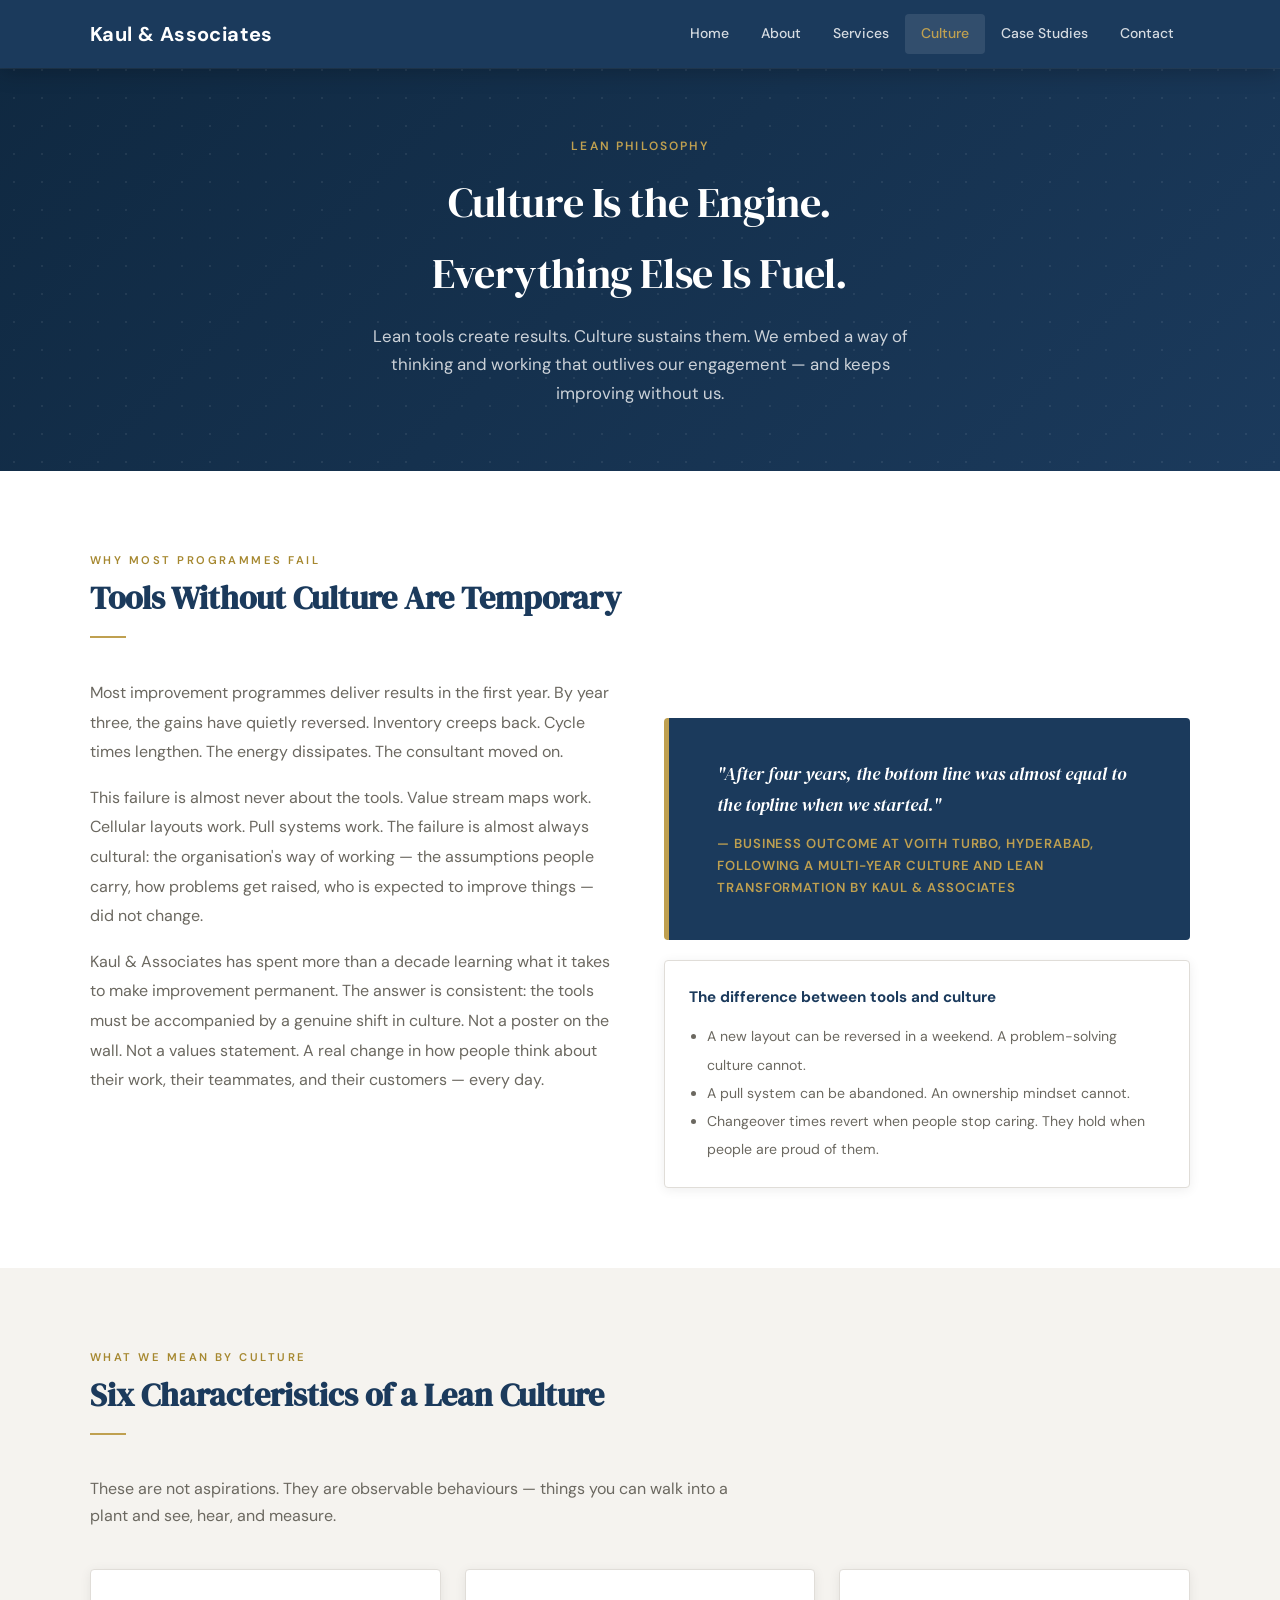
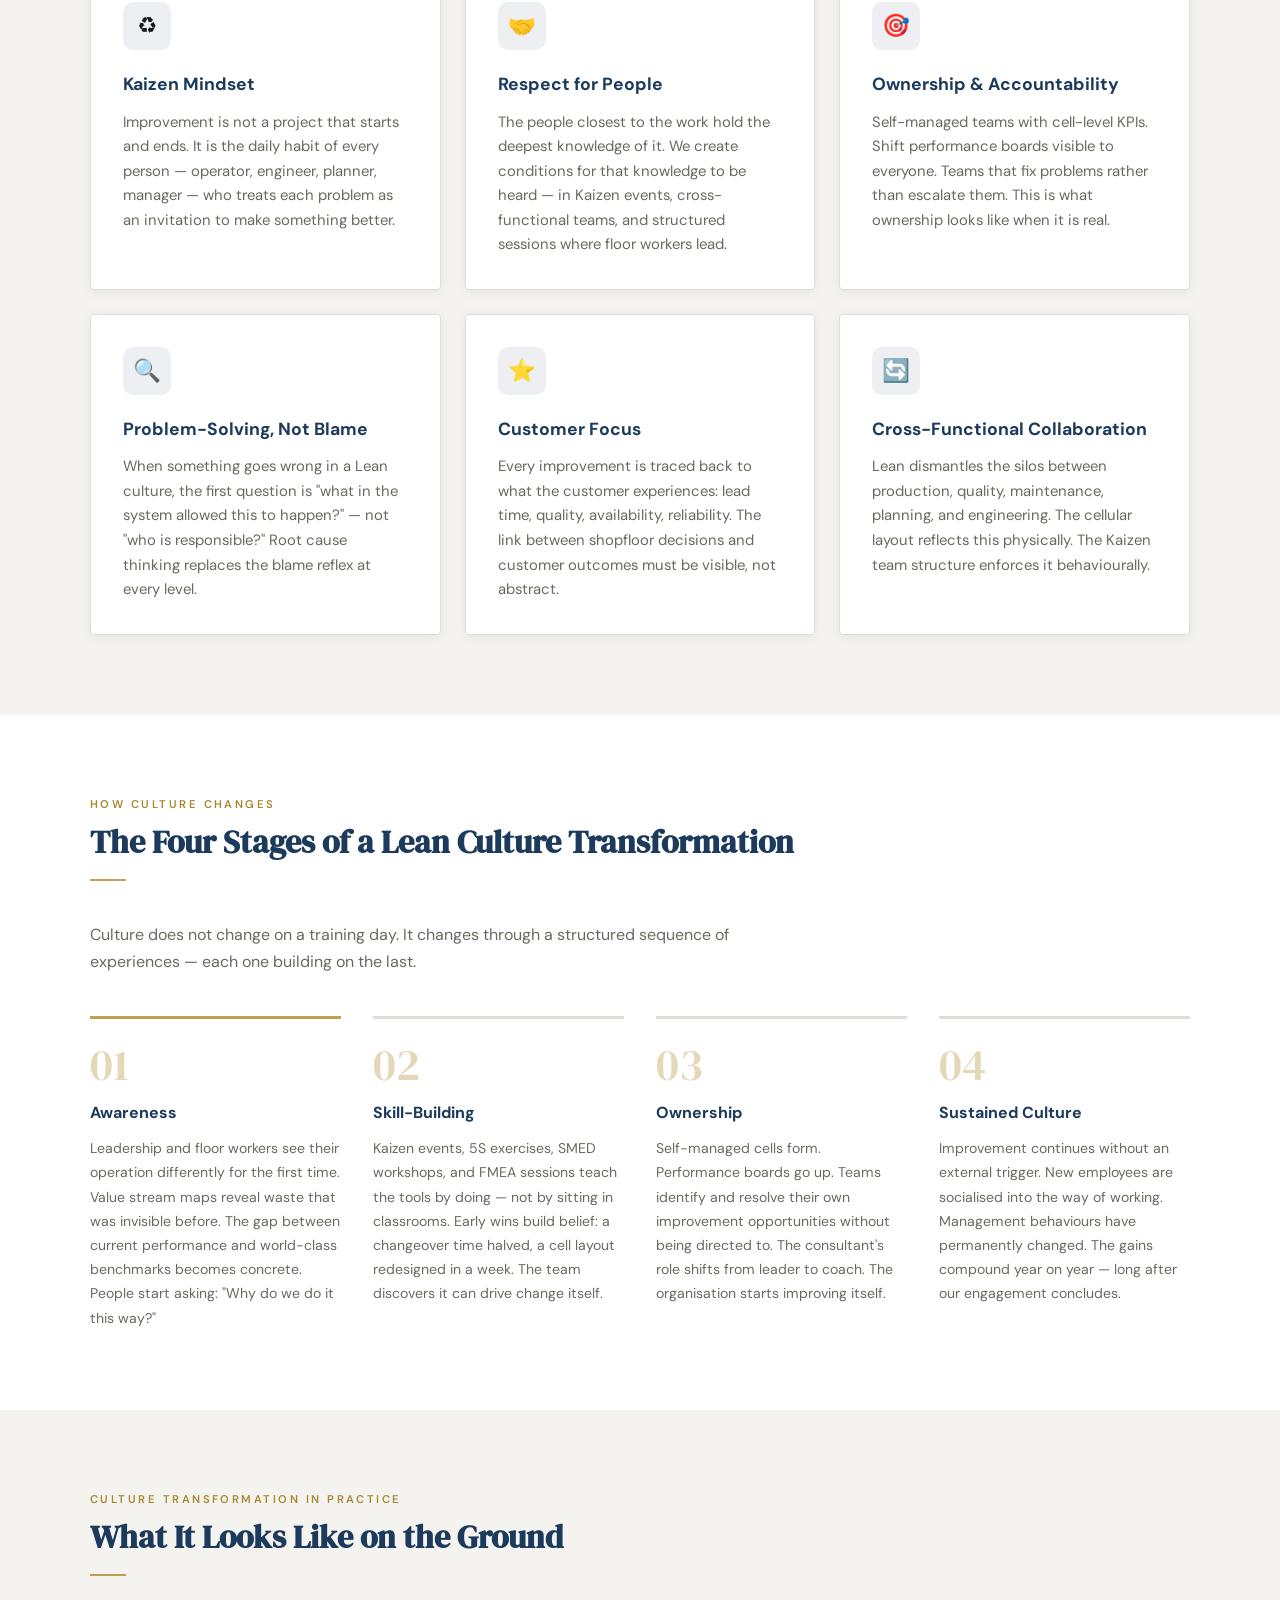
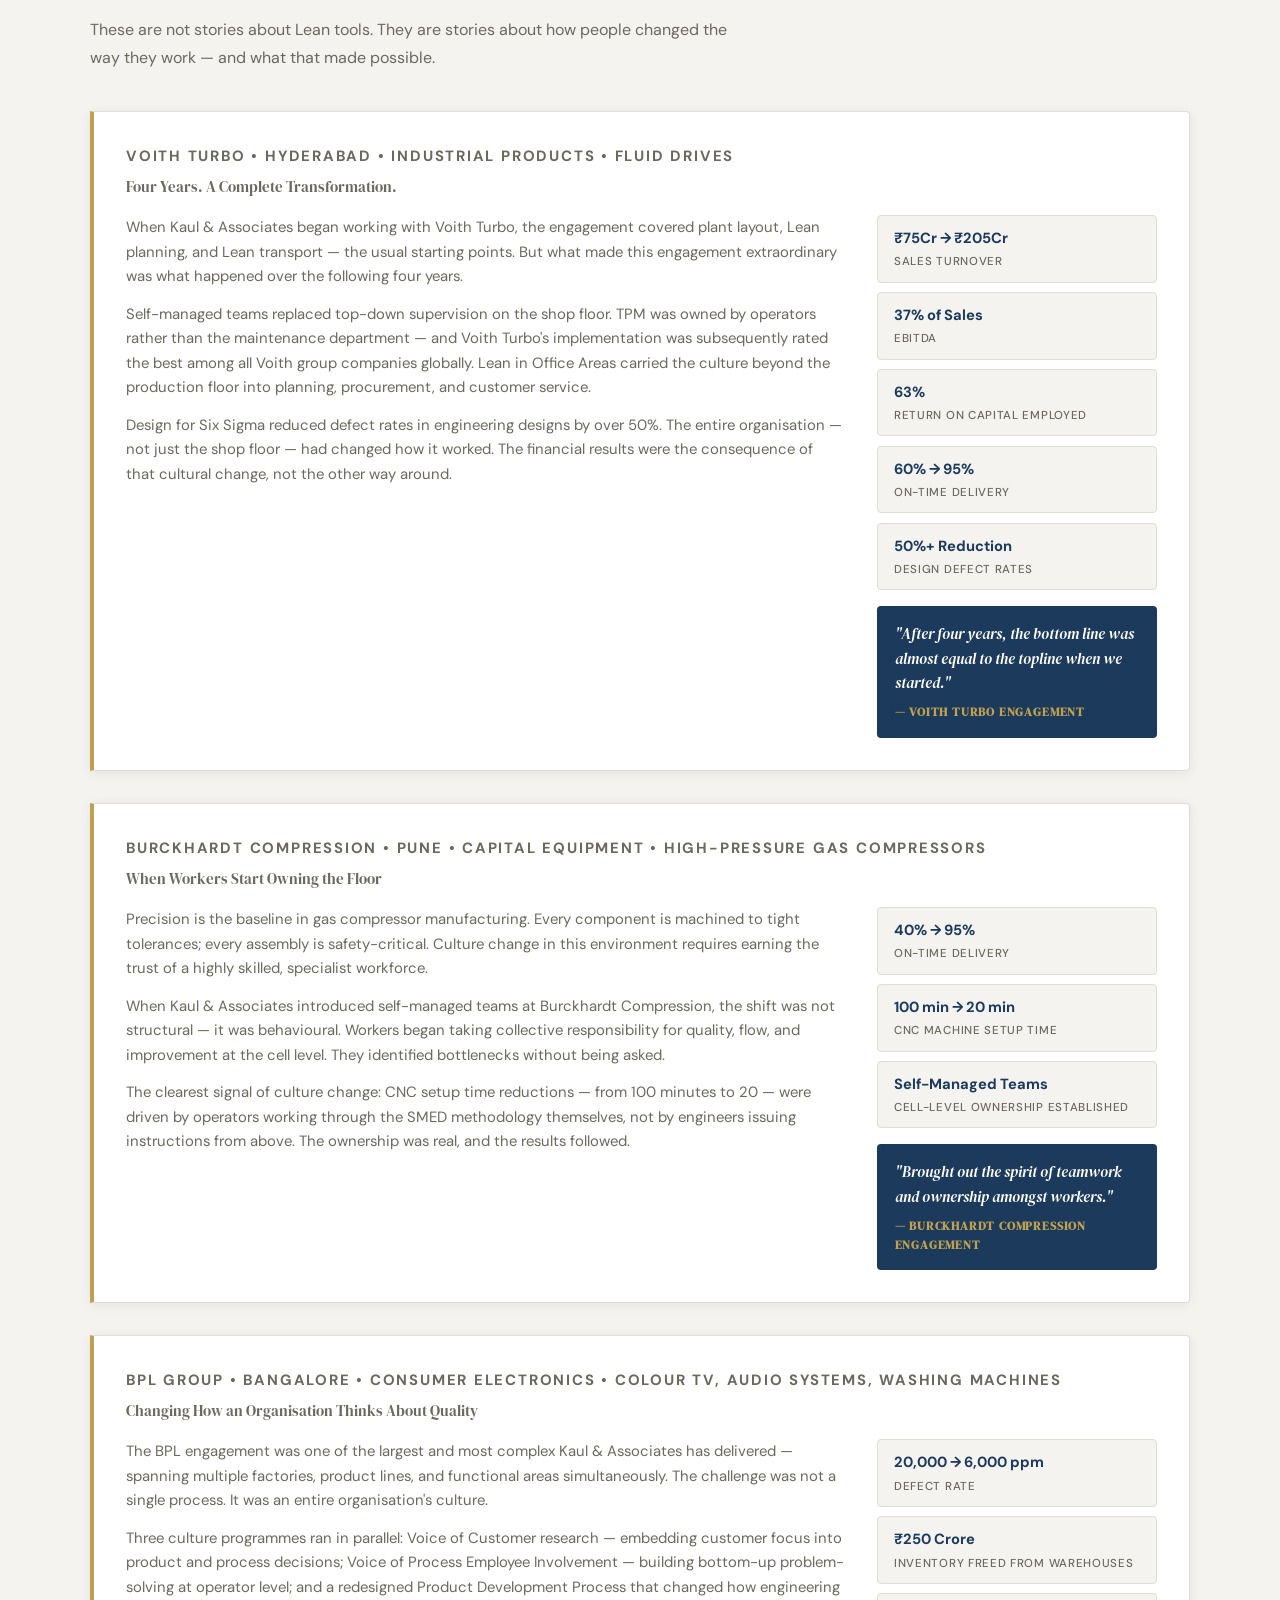
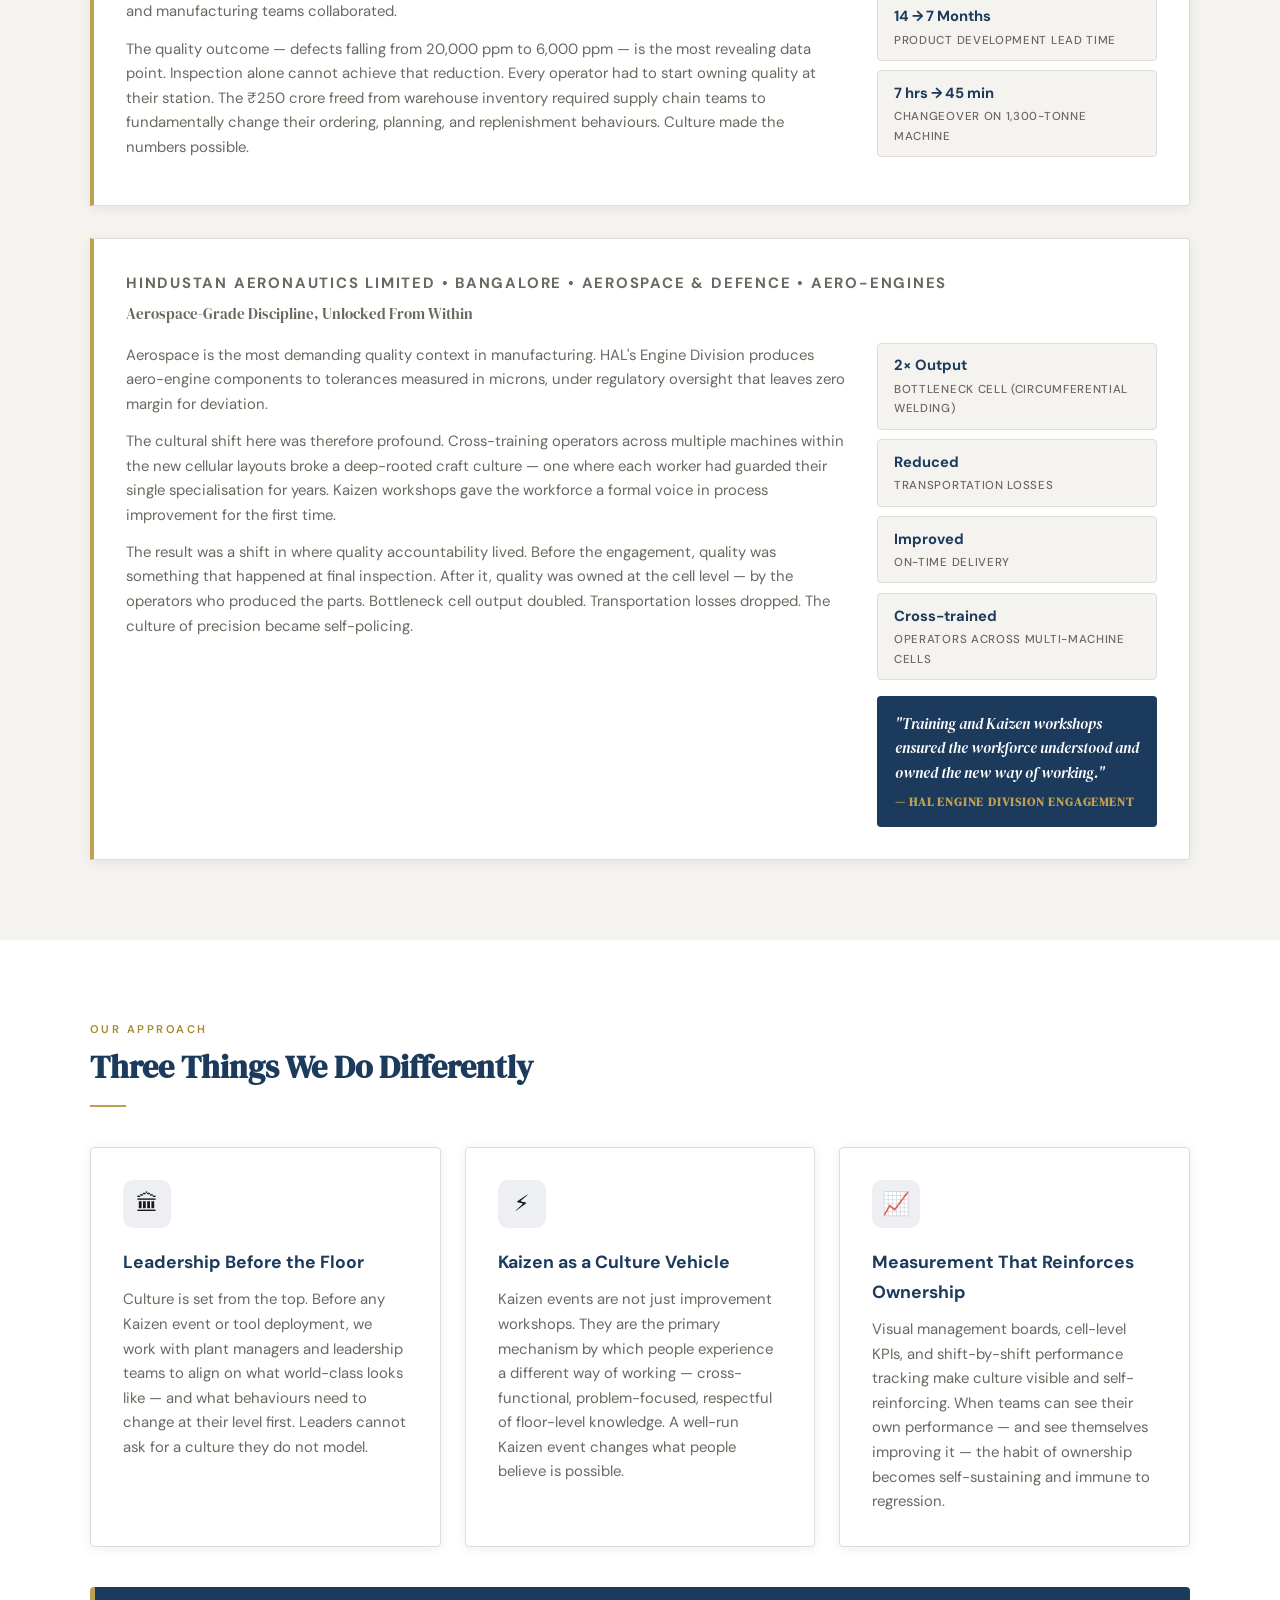
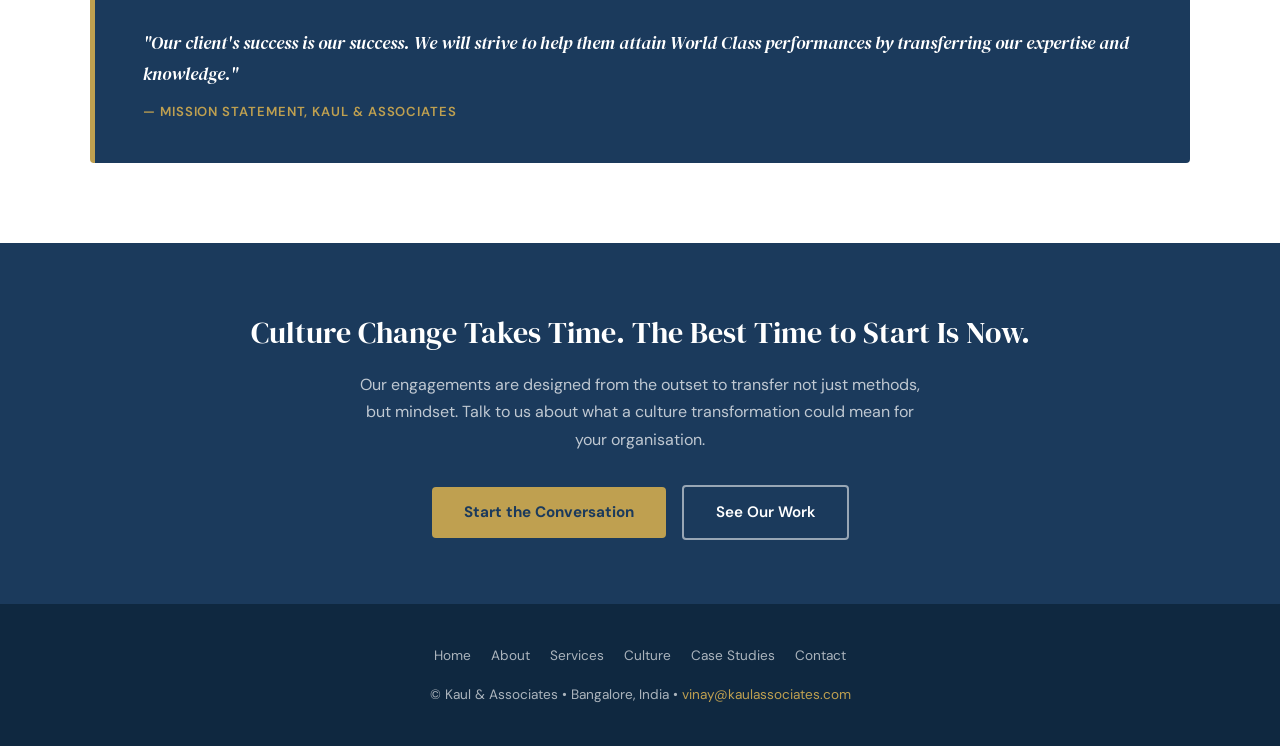
<file: culture.html>
<!DOCTYPE html>
<html lang="en">
<head>
  <meta charset="UTF-8" />
  <meta name="viewport" content="width=device-width, initial-scale=1.0" />
  <title>Culture Transformation – Kaul & Associates</title>
  <link rel="stylesheet" href="style.css" />
  <meta name="description" content="How Kaul & Associates builds lasting Lean culture in manufacturing organisations — with live examples from Voith Turbo, Burckhardt Compression, BPL, and HAL." />
</head>
<body>

<nav>
  <div class="nav-inner">
    <a class="nav-brand" href="index.html">Kaul & Associates</a>
    <button class="nav-toggle" onclick="this.nextElementSibling.classList.toggle('open')" aria-label="Menu">
      <span></span><span></span><span></span>
    </button>
    <ul class="nav-links">
      <li><a href="index.html">Home</a></li>
      <li><a href="about.html">About</a></li>
      <li><a href="services.html">Services</a></li>
      <li><a href="culture.html" class="active">Culture</a></li>
      <li><a href="case-studies.html">Case Studies</a></li>
      <li><a href="contact.html">Contact</a></li>
    </ul>
  </div>
</nav>

<div class="page-header">
  <div class="page-header-inner">
    <p class="eyebrow">Lean Philosophy</p>
    <h1>Culture Is the Engine.<br>Everything Else Is Fuel.</h1>
    <p>Lean tools create results. Culture sustains them. We embed a way of thinking and working that outlives our engagement — and keeps improving without us.</p>
  </div>
</div>

<!-- The Hard Truth -->
<section class="section">
  <div class="container">
    <p class="section-label">Why Most Programmes Fail</p>
    <h2 class="section-title">Tools Without Culture Are Temporary</h2>
    <div class="divider"></div>

    <div style="display:grid;grid-template-columns:1fr 1fr;gap:3rem;align-items:start;">
      <div>
        <p style="color:var(--muted);line-height:1.85;margin-bottom:1rem;">
          Most improvement programmes deliver results in the first year. By year three, the gains have quietly reversed. Inventory creeps back. Cycle times lengthen. The energy dissipates. The consultant moved on.
        </p>
        <p style="color:var(--muted);line-height:1.85;margin-bottom:1rem;">
          This failure is almost never about the tools. Value stream maps work. Cellular layouts work. Pull systems work. The failure is almost always cultural: the organisation's way of working — the assumptions people carry, how problems get raised, who is expected to improve things — did not change.
        </p>
        <p style="color:var(--muted);line-height:1.85;">
          Kaul &amp; Associates has spent more than a decade learning what it takes to make improvement permanent. The answer is consistent: the tools must be accompanied by a genuine shift in culture. Not a poster on the wall. Not a values statement. A real change in how people think about their work, their teammates, and their customers — every day.
        </p>
      </div>
      <div>
        <div class="mission-block">
          <p>"After four years, the bottom line was almost equal to the topline when we started."</p>
          <cite>— Business outcome at Voith Turbo, Hyderabad, following a multi-year culture and Lean transformation by Kaul &amp; Associates</cite>
        </div>
        <div class="card" style="margin-top:1.25rem;padding:1.5rem;">
          <h3 style="font-size:.95rem;margin-bottom:.75rem;">The difference between tools and culture</h3>
          <ul style="font-size:.88rem;color:var(--muted);line-height:2;padding-left:1.1rem;">
            <li>A new layout can be reversed in a weekend. A problem-solving culture cannot.</li>
            <li>A pull system can be abandoned. An ownership mindset cannot.</li>
            <li>Changeover times revert when people stop caring. They hold when people are proud of them.</li>
          </ul>
        </div>
      </div>
    </div>
  </div>
</section>

<!-- Six Pillars -->
<section class="section section-alt">
  <div class="container">
    <p class="section-label">What We Mean by Culture</p>
    <h2 class="section-title">Six Characteristics of a Lean Culture</h2>
    <div class="divider"></div>
    <p class="section-intro">These are not aspirations. They are observable behaviours — things you can walk into a plant and see, hear, and measure.</p>

    <div class="card-grid card-grid-3">
      <div class="card">
        <div class="card-icon">&#9851;</div>
        <h3>Kaizen Mindset</h3>
        <p>Improvement is not a project that starts and ends. It is the daily habit of every person — operator, engineer, planner, manager — who treats each problem as an invitation to make something better.</p>
      </div>
      <div class="card">
        <div class="card-icon">&#129309;</div>
        <h3>Respect for People</h3>
        <p>The people closest to the work hold the deepest knowledge of it. We create conditions for that knowledge to be heard — in Kaizen events, cross-functional teams, and structured sessions where floor workers lead.</p>
      </div>
      <div class="card">
        <div class="card-icon">&#127919;</div>
        <h3>Ownership &amp; Accountability</h3>
        <p>Self-managed teams with cell-level KPIs. Shift performance boards visible to everyone. Teams that fix problems rather than escalate them. This is what ownership looks like when it is real.</p>
      </div>
      <div class="card">
        <div class="card-icon">&#128269;</div>
        <h3>Problem-Solving, Not Blame</h3>
        <p>When something goes wrong in a Lean culture, the first question is "what in the system allowed this to happen?" — not "who is responsible?" Root cause thinking replaces the blame reflex at every level.</p>
      </div>
      <div class="card">
        <div class="card-icon">&#11088;</div>
        <h3>Customer Focus</h3>
        <p>Every improvement is traced back to what the customer experiences: lead time, quality, availability, reliability. The link between shopfloor decisions and customer outcomes must be visible, not abstract.</p>
      </div>
      <div class="card">
        <div class="card-icon">&#128260;</div>
        <h3>Cross-Functional Collaboration</h3>
        <p>Lean dismantles the silos between production, quality, maintenance, planning, and engineering. The cellular layout reflects this physically. The Kaizen team structure enforces it behaviourally.</p>
      </div>
    </div>
  </div>
</section>

<!-- Journey -->
<section class="section">
  <div class="container">
    <p class="section-label">How Culture Changes</p>
    <h2 class="section-title">The Four Stages of a Lean Culture Transformation</h2>
    <div class="divider"></div>
    <p class="section-intro">Culture does not change on a training day. It changes through a structured sequence of experiences — each one building on the last.</p>

    <div class="journey-steps">
      <div class="journey-step active-step">
        <div class="journey-num">01</div>
        <h3>Awareness</h3>
        <p>Leadership and floor workers see their operation differently for the first time. Value stream maps reveal waste that was invisible before. The gap between current performance and world-class benchmarks becomes concrete. People start asking: "Why do we do it this way?"</p>
      </div>
      <div class="journey-step">
        <div class="journey-num">02</div>
        <h3>Skill-Building</h3>
        <p>Kaizen events, 5S exercises, SMED workshops, and FMEA sessions teach the tools by doing — not by sitting in classrooms. Early wins build belief: a changeover time halved, a cell layout redesigned in a week. The team discovers it can drive change itself.</p>
      </div>
      <div class="journey-step">
        <div class="journey-num">03</div>
        <h3>Ownership</h3>
        <p>Self-managed cells form. Performance boards go up. Teams identify and resolve their own improvement opportunities without being directed to. The consultant's role shifts from leader to coach. The organisation starts improving itself.</p>
      </div>
      <div class="journey-step">
        <div class="journey-num">04</div>
        <h3>Sustained Culture</h3>
        <p>Improvement continues without an external trigger. New employees are socialised into the way of working. Management behaviours have permanently changed. The gains compound year on year — long after our engagement concludes.</p>
      </div>
    </div>
  </div>
</section>

<!-- Live Examples -->
<section class="section section-alt">
  <div class="container">
    <p class="section-label">Culture Transformation in Practice</p>
    <h2 class="section-title">What It Looks Like on the Ground</h2>
    <div class="divider"></div>
    <p class="section-intro">These are not stories about Lean tools. They are stories about how people changed the way they work — and what that made possible.</p>

    <!-- Example 1: Voith Turbo -->
    <div class="card example-card" style="margin-top:2.5rem;">
      <p class="example-client-label">Voith Turbo &bull; Hyderabad &bull; Industrial Products &bull; Fluid Drives</p>
      <p class="example-title">Four Years. A Complete Transformation.</p>
      <div class="example-body">
        <div class="example-story">
          <p>When Kaul &amp; Associates began working with Voith Turbo, the engagement covered plant layout, Lean planning, and Lean transport — the usual starting points. But what made this engagement extraordinary was what happened over the following four years.</p>
          <p>Self-managed teams replaced top-down supervision on the shop floor. TPM was owned by operators rather than the maintenance department — and Voith Turbo's implementation was subsequently rated the best among all Voith group companies globally. Lean in Office Areas carried the culture beyond the production floor into planning, procurement, and customer service.</p>
          <p>Design for Six Sigma reduced defect rates in engineering designs by over 50%. The entire organisation — not just the shop floor — had changed how it worked. The financial results were the consequence of that cultural change, not the other way around.</p>
        </div>
        <div class="example-sidebar">
          <div class="outcome-chips">
            <div class="outcome-chip">
              <strong>₹75Cr → ₹205Cr</strong>
              <span>Sales Turnover</span>
            </div>
            <div class="outcome-chip">
              <strong>37% of Sales</strong>
              <span>EBITDA</span>
            </div>
            <div class="outcome-chip">
              <strong>63%</strong>
              <span>Return on Capital Employed</span>
            </div>
            <div class="outcome-chip">
              <strong>60% → 95%</strong>
              <span>On-Time Delivery</span>
            </div>
            <div class="outcome-chip">
              <strong>50%+ Reduction</strong>
              <span>Design Defect Rates</span>
            </div>
          </div>
          <div class="example-pull">
            "After four years, the bottom line was almost equal to the topline when we started."
            <cite>— Voith Turbo Engagement</cite>
          </div>
        </div>
      </div>
    </div>

    <!-- Example 2: Burckhardt -->
    <div class="card example-card">
      <p class="example-client-label">Burckhardt Compression &bull; Pune &bull; Capital Equipment &bull; High-Pressure Gas Compressors</p>
      <p class="example-title">When Workers Start Owning the Floor</p>
      <div class="example-body">
        <div class="example-story">
          <p>Precision is the baseline in gas compressor manufacturing. Every component is machined to tight tolerances; every assembly is safety-critical. Culture change in this environment requires earning the trust of a highly skilled, specialist workforce.</p>
          <p>When Kaul &amp; Associates introduced self-managed teams at Burckhardt Compression, the shift was not structural — it was behavioural. Workers began taking collective responsibility for quality, flow, and improvement at the cell level. They identified bottlenecks without being asked.</p>
          <p>The clearest signal of culture change: CNC setup time reductions — from 100 minutes to 20 — were driven by operators working through the SMED methodology themselves, not by engineers issuing instructions from above. The ownership was real, and the results followed.</p>
        </div>
        <div class="example-sidebar">
          <div class="outcome-chips">
            <div class="outcome-chip">
              <strong>40% → 95%</strong>
              <span>On-Time Delivery</span>
            </div>
            <div class="outcome-chip">
              <strong>100 min → 20 min</strong>
              <span>CNC Machine Setup Time</span>
            </div>
            <div class="outcome-chip">
              <strong>Self-Managed Teams</strong>
              <span>Cell-Level Ownership Established</span>
            </div>
          </div>
          <div class="example-pull">
            "Brought out the spirit of teamwork and ownership amongst workers."
            <cite>— Burckhardt Compression Engagement</cite>
          </div>
        </div>
      </div>
    </div>

    <!-- Example 3: BPL -->
    <div class="card example-card">
      <p class="example-client-label">BPL Group &bull; Bangalore &bull; Consumer Electronics &bull; Colour TV, Audio Systems, Washing Machines</p>
      <p class="example-title">Changing How an Organisation Thinks About Quality</p>
      <div class="example-body">
        <div class="example-story">
          <p>The BPL engagement was one of the largest and most complex Kaul &amp; Associates has delivered — spanning multiple factories, product lines, and functional areas simultaneously. The challenge was not a single process. It was an entire organisation's culture.</p>
          <p>Three culture programmes ran in parallel: Voice of Customer research — embedding customer focus into product and process decisions; Voice of Process Employee Involvement — building bottom-up problem-solving at operator level; and a redesigned Product Development Process that changed how engineering and manufacturing teams collaborated.</p>
          <p>The quality outcome — defects falling from 20,000 ppm to 6,000 ppm — is the most revealing data point. Inspection alone cannot achieve that reduction. Every operator had to start owning quality at their station. The ₹250 crore freed from warehouse inventory required supply chain teams to fundamentally change their ordering, planning, and replenishment behaviours. Culture made the numbers possible.</p>
        </div>
        <div class="example-sidebar">
          <div class="outcome-chips">
            <div class="outcome-chip">
              <strong>20,000 → 6,000 ppm</strong>
              <span>Defect Rate</span>
            </div>
            <div class="outcome-chip">
              <strong>₹250 Crore</strong>
              <span>Inventory Freed from Warehouses</span>
            </div>
            <div class="outcome-chip">
              <strong>14 → 7 Months</strong>
              <span>Product Development Lead Time</span>
            </div>
            <div class="outcome-chip">
              <strong>7 hrs → 45 min</strong>
              <span>Changeover on 1,300-Tonne Machine</span>
            </div>
          </div>
        </div>
      </div>
    </div>

    <!-- Example 4: HAL -->
    <div class="card example-card">
      <p class="example-client-label">Hindustan Aeronautics Limited &bull; Bangalore &bull; Aerospace &amp; Defence &bull; Aero-Engines</p>
      <p class="example-title">Aerospace-Grade Discipline, Unlocked From Within</p>
      <div class="example-body">
        <div class="example-story">
          <p>Aerospace is the most demanding quality context in manufacturing. HAL's Engine Division produces aero-engine components to tolerances measured in microns, under regulatory oversight that leaves zero margin for deviation.</p>
          <p>The cultural shift here was therefore profound. Cross-training operators across multiple machines within the new cellular layouts broke a deep-rooted craft culture — one where each worker had guarded their single specialisation for years. Kaizen workshops gave the workforce a formal voice in process improvement for the first time.</p>
          <p>The result was a shift in where quality accountability lived. Before the engagement, quality was something that happened at final inspection. After it, quality was owned at the cell level — by the operators who produced the parts. Bottleneck cell output doubled. Transportation losses dropped. The culture of precision became self-policing.</p>
        </div>
        <div class="example-sidebar">
          <div class="outcome-chips">
            <div class="outcome-chip">
              <strong>2× Output</strong>
              <span>Bottleneck Cell (Circumferential Welding)</span>
            </div>
            <div class="outcome-chip">
              <strong>Reduced</strong>
              <span>Transportation Losses</span>
            </div>
            <div class="outcome-chip">
              <strong>Improved</strong>
              <span>On-Time Delivery</span>
            </div>
            <div class="outcome-chip">
              <strong>Cross-trained</strong>
              <span>Operators Across Multi-machine Cells</span>
            </div>
          </div>
          <div class="example-pull">
            "Training and Kaizen workshops ensured the workforce understood and owned the new way of working."
            <cite>— HAL Engine Division Engagement</cite>
          </div>
        </div>
      </div>
    </div>

  </div>
</section>

<!-- How We Drive Culture Change -->
<section class="section">
  <div class="container">
    <p class="section-label">Our Approach</p>
    <h2 class="section-title">Three Things We Do Differently</h2>
    <div class="divider"></div>

    <div class="card-grid card-grid-3">
      <div class="card">
        <div class="card-icon">&#127963;</div>
        <h3>Leadership Before the Floor</h3>
        <p>Culture is set from the top. Before any Kaizen event or tool deployment, we work with plant managers and leadership teams to align on what world-class looks like — and what behaviours need to change at their level first. Leaders cannot ask for a culture they do not model.</p>
      </div>
      <div class="card">
        <div class="card-icon">&#9889;</div>
        <h3>Kaizen as a Culture Vehicle</h3>
        <p>Kaizen events are not just improvement workshops. They are the primary mechanism by which people experience a different way of working — cross-functional, problem-focused, respectful of floor-level knowledge. A well-run Kaizen event changes what people believe is possible.</p>
      </div>
      <div class="card">
        <div class="card-icon">&#128200;</div>
        <h3>Measurement That Reinforces Ownership</h3>
        <p>Visual management boards, cell-level KPIs, and shift-by-shift performance tracking make culture visible and self-reinforcing. When teams can see their own performance — and see themselves improving it — the habit of ownership becomes self-sustaining and immune to regression.</p>
      </div>
    </div>

    <div class="mission-block" style="margin-top:2.5rem;">
      <p>"Our client's success is our success. We will strive to help them attain World Class performances by transferring our expertise and knowledge."</p>
      <cite>— Mission Statement, Kaul &amp; Associates</cite>
    </div>
  </div>
</section>

<!-- CTA -->
<section style="background:var(--navy);padding:4rem 2rem;text-align:center;">
  <div class="container">
    <h2 style="font-family:var(--serif);font-size:1.9rem;color:var(--white);font-weight:400;margin-bottom:.75rem;">Culture Change Takes Time. The Best Time to Start Is Now.</h2>
    <p style="color:rgba(255,255,255,.72);font-size:1rem;max-width:560px;margin:0 auto 2rem;">Our engagements are designed from the outset to transfer not just methods, but mindset. Talk to us about what a culture transformation could mean for your organisation.</p>
    <a class="btn-primary" href="contact.html">Start the Conversation</a>
    <a class="btn-outline" href="case-studies.html">See Our Work</a>
  </div>
</section>

<footer>
  <ul class="footer-links">
    <li><a href="index.html">Home</a></li>
    <li><a href="about.html">About</a></li>
    <li><a href="services.html">Services</a></li>
    <li><a href="culture.html">Culture</a></li>
    <li><a href="case-studies.html">Case Studies</a></li>
    <li><a href="contact.html">Contact</a></li>
  </ul>
  <p>&copy; Kaul & Associates &bull; Bangalore, India &bull; <a href="mailto:vinay@kaulassociates.com">vinay@kaulassociates.com</a></p>
</footer>

</body>
</html>
</file>
<file: style.css>
/* ============================================================
   Kaul & Associates – Shared Stylesheet
   ============================================================ */

@import url('https://fonts.googleapis.com/css2?family=DM+Sans:ital,opsz,wght@0,9..40,300;0,9..40,400;0,9..40,500;0,9..40,600;0,9..40,700;1,9..40,400&family=DM+Serif+Display:ital@0;1&display=swap');

*, *::before, *::after { box-sizing: border-box; margin: 0; padding: 0; }

:root {
  --navy:   #1B3A5C;
  --navy2:  #0F2840;
  --gold:   #BFA050;
  --gold2:  #A68830;
  --light:  #F5F3EF;
  --white:  #FFFFFF;
  --text:   #1A1A1A;
  --muted:  #6B6860;
  --border: #E0DDD8;
  --radius: 4px;
  --shadow: 0 2px 12px rgba(0,0,0,.07);
  --font:   'DM Sans', system-ui, -apple-system, sans-serif;
  --serif:  'DM Serif Display', Georgia, serif;
  --max:    1100px;
  --nav-h:  68px;
}

html { scroll-behavior: smooth; }

body {
  font-family: var(--font);
  color: var(--text);
  background: var(--white);
  line-height: 1.7;
  font-size: 16px;
}

/* ── Navigation ── */
nav {
  position: fixed; top: 0; left: 0; right: 0; z-index: 999;
  height: var(--nav-h);
  background: var(--navy);
  display: flex; align-items: center;
  padding: 0 2rem;
  box-shadow: 0 1px 0 rgba(255,255,255,.06), 0 4px 20px rgba(0,0,0,.22);
}

.nav-inner {
  width: 100%; max-width: var(--max);
  margin: 0 auto;
  display: flex; align-items: center; justify-content: space-between;
}

.nav-brand {
  color: var(--white);
  font-size: 1.25rem;
  font-weight: 700;
  letter-spacing: .02em;
  text-decoration: none;
}

.nav-brand span { color: var(--gold); }

.nav-links {
  display: flex; gap: 0; list-style: none;
}

.nav-links a {
  display: block;
  padding: .5rem 1rem;
  color: rgba(255,255,255,.82);
  text-decoration: none;
  font-size: .875rem;
  font-weight: 500;
  border-radius: 4px;
  transition: color .15s, background .15s;
}

.nav-links a:hover,
.nav-links a.active {
  color: var(--white);
  background: rgba(255,255,255,.10);
}

.nav-links a.active { color: var(--gold); }

/* hamburger – mobile only */
.nav-toggle { display: none; background: none; border: none; cursor: pointer; padding: 4px; }
.nav-toggle span {
  display: block; width: 22px; height: 2px;
  background: var(--white); margin: 5px 0;
  transition: .2s;
}

/* ── Hero ── */
.hero {
  padding-top: var(--nav-h);
  background-color: var(--navy2);
  background-image:
    radial-gradient(circle, rgba(255,255,255,.07) 1px, transparent 1px),
    linear-gradient(135deg, var(--navy2) 0%, var(--navy) 60%, #1f4a78 100%);
  background-size: 28px 28px, 100% 100%;
  color: var(--white);
  text-align: center;
}

.hero-inner {
  max-width: var(--max);
  margin: 0 auto;
  padding: 6rem 2rem 5rem;
}

.hero-eyebrow {
  font-size: .8rem;
  letter-spacing: .18em;
  text-transform: uppercase;
  color: var(--gold);
  font-weight: 600;
  margin-bottom: 1rem;
}

.hero h1 {
  font-family: var(--serif);
  font-size: clamp(2rem, 5vw, 3.2rem);
  font-weight: 400;
  line-height: 1.22;
  letter-spacing: -.015em;
  margin-bottom: 1.25rem;
  max-width: 760px;
  margin-left: auto; margin-right: auto;
}

.hero p {
  font-size: 1.1rem;
  color: rgba(255,255,255,.80);
  max-width: 600px;
  margin: 0 auto 2.5rem;
}

/* ── Hero headline carousel ── */
.hero-carousel-wrap {
  min-height: 13rem;
  display: flex;
  align-items: center;
  justify-content: center;
  margin-bottom: 1.25rem;
}
.hero-carousel-wrap h1 {
  margin-bottom: 0;
  transition: opacity 0.4s ease;
}
.hero-carousel-wrap h1.is-fading { opacity: 0; }

@media (max-width: 768px) {
  .hero-carousel-wrap { min-height: 10rem; }
}

.btn-primary {
  display: inline-block;
  background: var(--gold);
  color: var(--navy);
  padding: .8rem 2rem;
  border-radius: var(--radius);
  font-weight: 700;
  text-decoration: none;
  font-size: .95rem;
  transition: background .15s, transform .1s;
}
.btn-primary:hover { background: var(--gold2); transform: translateY(-1px); }

.btn-outline {
  display: inline-block;
  border: 2px solid rgba(255,255,255,.55);
  color: var(--white);
  padding: .8rem 2rem;
  border-radius: var(--radius);
  font-weight: 600;
  text-decoration: none;
  font-size: .95rem;
  margin-left: .75rem;
  transition: border-color .15s, background .15s;
}
.btn-outline:hover { border-color: var(--white); background: rgba(255,255,255,.08); }

/* ── Page header (non-home pages) ── */
.page-header {
  padding-top: var(--nav-h);
  background-color: var(--navy2);
  background-image:
    radial-gradient(circle, rgba(255,255,255,.07) 1px, transparent 1px),
    linear-gradient(135deg, var(--navy2) 0%, var(--navy) 100%);
  background-size: 28px 28px, 100% 100%;
  color: var(--white);
  text-align: center;
  padding-bottom: 3rem;
}

.page-header-inner {
  max-width: var(--max);
  margin: 0 auto;
  padding: 3.5rem 2rem 1rem;
}

.page-header .eyebrow {
  font-size: .75rem;
  letter-spacing: .18em;
  text-transform: uppercase;
  color: var(--gold);
  font-weight: 600;
  margin-bottom: .75rem;
}

.page-header h1 {
  font-family: var(--serif);
  font-size: clamp(1.75rem, 4vw, 2.6rem);
  font-weight: 400;
  letter-spacing: -.01em;
}

.page-header p {
  color: rgba(255,255,255,.78);
  margin-top: .75rem;
  font-size: 1.05rem;
  max-width: 560px;
  margin-left: auto; margin-right: auto;
}

/* ── Section wrapper ── */
.section { padding: 5rem 2rem; }
.section-alt { background: var(--light); }

.container {
  max-width: var(--max);
  margin: 0 auto;
}

.section-label {
  font-size: .70rem;
  letter-spacing: .22em;
  text-transform: uppercase;
  color: var(--gold2);
  font-weight: 600;
  margin-bottom: .5rem;
}

.section-title {
  font-family: var(--serif);
  font-size: clamp(1.5rem, 3.5vw, 2rem);
  color: var(--navy);
  line-height: 1.3;
  margin-bottom: 1rem;
}

.section-intro {
  color: var(--muted);
  font-size: 1rem;
  max-width: 640px;
  line-height: 1.7;
}

.divider {
  width: 36px; height: 2px;
  background: var(--gold);
  margin: 1rem 0 2.5rem;
}

/* ── Cards ── */
.card-grid {
  display: grid;
  gap: 1.5rem;
  margin-top: 2.5rem;
}

.card-grid-3 { grid-template-columns: repeat(auto-fit, minmax(280px, 1fr)); }
.card-grid-2 { grid-template-columns: repeat(auto-fit, minmax(320px, 1fr)); }

.card {
  background: var(--white);
  border: 1px solid var(--border);
  border-radius: var(--radius);
  padding: 2rem;
  box-shadow: var(--shadow);
  transition: box-shadow .2s, transform .2s;
}

.card:hover { box-shadow: 0 4px 20px rgba(0,0,0,.11); transform: translateY(-2px); }

.card-icon {
  width: 48px; height: 48px;
  background: rgba(27,58,92,.08);
  border-radius: 10px;
  display: flex; align-items: center; justify-content: center;
  margin-bottom: 1.25rem;
  font-size: 1.4rem;
}

.card h3 {
  color: var(--navy);
  font-size: 1.1rem;
  font-weight: 700;
  margin-bottom: .6rem;
}

.card p { color: var(--muted); font-size: .93rem; line-height: 1.65; }

.card-has-img { padding: 0; overflow: hidden; }
.card-has-img .card-img { width: 100%; height: 180px; object-fit: cover; display: block; }
.card-has-img .card-body { padding: 1.5rem; }

.card-cs-img { width: 100%; height: 220px; object-fit: cover; display: block; }
.card-cs-body { padding: 1.5rem; }

.card ul {
  margin-top: .75rem;
  padding-left: 1.1rem;
  color: var(--muted);
  font-size: .88rem;
  line-height: 1.85;
}

/* ── Stat strip ── */
.stat-strip {
  background: var(--navy);
  color: var(--white);
  padding: 3.5rem 2rem;
  text-align: center;
}

.stat-grid {
  max-width: var(--max);
  margin: 0 auto;
  display: grid;
  grid-template-columns: repeat(auto-fit, minmax(180px, 1fr));
  gap: 2rem;
}

.stat-item .number {
  font-family: var(--serif);
  font-size: 2.8rem;
  color: var(--gold);
  line-height: 1;
}

.stat-item .label {
  font-size: .85rem;
  color: rgba(255,255,255,.70);
  margin-top: .4rem;
  letter-spacing: .04em;
}

/* ── Logo grid ── */
.logo-grid {
  display: flex;
  flex-wrap: wrap;
  justify-content: center;
  align-items: center;
  gap: 1.75rem 3rem;
  margin: 2.5rem 0;
  padding: 2rem 2.5rem;
  background: var(--light);
  border-radius: var(--radius);
}
.logo-grid img {
  height: 42px;
  max-width: 120px;
  object-fit: contain;
  filter: grayscale(100%) opacity(50%);
  transition: filter .25s;
}
.logo-grid img:hover { filter: grayscale(0%) opacity(100%); }

/* ── Timeline ── */
.timeline {
  position: relative;
  margin-top: 3rem;
  padding-left: 8.5rem;
}
.timeline::before {
  content: '';
  position: absolute;
  left: 6.25rem;
  top: .4rem;
  bottom: 1rem;
  width: 1px;
  background: linear-gradient(to bottom, var(--gold) 0%, var(--border) 25%, var(--border) 85%, transparent 100%);
}
.tl-item {
  position: relative;
  padding-bottom: 2.75rem;
}
.tl-item:last-child { padding-bottom: 0; }
.tl-year {
  position: absolute;
  left: -8.5rem;
  width: 5rem;
  text-align: right;
  top: .05rem;
  font-size: .78rem;
  font-weight: 700;
  color: var(--navy);
  letter-spacing: .02em;
  line-height: 1.4;
}
.tl-dot {
  position: absolute;
  left: -2.55rem;
  top: .3rem;
  width: 10px; height: 10px;
  border-radius: 50%;
  background: var(--white);
  border: 2px solid var(--border);
  transition: border-color .2s;
}
.tl-dot-gold {
  background: var(--gold);
  border-color: var(--gold);
  box-shadow: 0 0 0 4px rgba(191,160,80,.18);
}
.tl-tag {
  display: inline-block;
  font-size: .67rem;
  font-weight: 600;
  text-transform: uppercase;
  letter-spacing: .1em;
  padding: .17rem .55rem;
  border-radius: 3px;
  margin-bottom: .38rem;
}
.tl-tag-education  { background: rgba(27,58,92,.10); color: var(--navy); }
.tl-tag-career     { background: rgba(27,58,92,.07); color: var(--navy); }
.tl-tag-founding   { background: rgba(191,160,80,.2); color: var(--gold2); }
.tl-tag-achievement{ background: rgba(27,58,92,.10); color: var(--navy); }
.tl-tag-recognition{ background: rgba(191,160,80,.22); color: var(--gold2); }
.tl-tag-academic   { background: rgba(30,90,60,.11); color: #195c35; }
.tl-tag-team       { background: rgba(30,90,60,.11); color: #195c35; }
.tl-tag-milestone  { background: rgba(27,58,92,.10); color: var(--navy); }
.tl-title {
  font-family: var(--serif);
  font-size: 1.1rem;
  color: var(--navy);
  font-weight: 400;
  margin-bottom: .38rem;
  line-height: 1.3;
  letter-spacing: -.01em;
}
.tl-desc {
  color: var(--muted);
  font-size: .875rem;
  line-height: 1.78;
  max-width: 640px;
}
.tl-item.tl-highlight .tl-title { color: var(--navy); font-weight: 400; }
.tl-item.tl-highlight {
  background: rgba(191,160,80,.06);
  border: 1px solid rgba(191,160,80,.25);
  border-radius: var(--radius);
  padding: 1.1rem 1.25rem 1.1rem 1.5rem;
  margin-bottom: 2.75rem;
  margin-left: -1.5rem;
}
.tl-item.tl-highlight .tl-dot { left: -1.05rem; }

@media (max-width: 640px) {
  .timeline { padding-left: 2.25rem; }
  .timeline::before { left: 0; }
  .tl-year { position: static; width: auto; text-align: left; font-size: .75rem; margin-bottom: .2rem; color: var(--gold2); }
  .tl-dot { left: -1.55rem; top: 1.6rem; }
  .tl-item.tl-highlight { margin-left: 0; padding-left: 1rem; }
  .tl-item.tl-highlight .tl-dot { left: -1.55rem; }
}

/* ── Pull-quote / testimonial ── */
.pull-quote-section {
  background: linear-gradient(135deg, var(--navy2) 0%, var(--navy) 100%);
  padding: 4.5rem 2rem;
  text-align: center;
}
.pull-quote-section .opening-mark {
  font-family: var(--serif);
  font-size: 4.5rem;
  color: var(--gold);
  line-height: .5;
  opacity: .7;
  display: block;
  margin-bottom: .75rem;
}
.pull-quote-section blockquote {
  font-family: var(--serif);
  font-size: clamp(1.15rem, 2.5vw, 1.6rem);
  color: var(--white);
  line-height: 1.65;
  font-style: italic;
  max-width: 740px;
  margin: 0 auto 1.5rem;
}
.pull-quote-section cite {
  display: block;
  font-style: normal;
  font-size: .8rem;
  color: var(--gold);
  letter-spacing: .1em;
  text-transform: uppercase;
  font-weight: 600;
}
.pull-quote-inner {
  max-width: 760px;
  margin: 0 auto;
}

/* ── Team cards ── */
.team-grid {
  display: grid;
  grid-template-columns: repeat(auto-fit, minmax(240px, 1fr));
  gap: 1.75rem;
  margin-top: 2.5rem;
}

.team-card {
  background: var(--white);
  border: 1px solid var(--border);
  border-radius: var(--radius);
  padding: 2rem 1.75rem;
  box-shadow: var(--shadow);
}

.team-card .initials {
  width: 60px; height: 60px;
  background: var(--navy);
  color: var(--gold);
  border-radius: 50%;
  display: flex; align-items: center; justify-content: center;
  font-weight: 700; font-size: 1.2rem;
  margin-bottom: 1.1rem;
}

.team-card h3 { color: var(--navy); font-size: 1rem; font-weight: 700; }

.team-card .role {
  color: var(--gold2);
  font-size: .8rem;
  font-weight: 600;
  text-transform: uppercase;
  letter-spacing: .07em;
  margin: .25rem 0 .75rem;
}

.team-card p { color: var(--muted); font-size: .875rem; line-height: 1.65; }

/* ── Client table / list ── */
.client-table {
  width: 100%;
  border-collapse: collapse;
  margin-top: 2rem;
  font-size: .92rem;
}

.client-table th {
  background: var(--navy);
  color: var(--white);
  padding: .85rem 1.1rem;
  text-align: left;
  font-weight: 600;
  font-size: .82rem;
  letter-spacing: .05em;
  text-transform: uppercase;
  position: sticky;
  top: calc(var(--nav-h) + 0.75rem);
  z-index: 2;
  box-shadow: 0 3px 8px rgba(0,0,0,.18);
}

.client-table td {
  padding: .85rem 1.1rem;
  border-bottom: 1px solid var(--border);
  color: var(--text);
  vertical-align: top;
}

.client-table tr:last-child td { border-bottom: none; }

.client-table tr:nth-child(even) td { background: var(--light); }

.client-table th.col-sno,
.client-table td.col-sno { width: 5rem; text-align: center; vertical-align: top; }

.client-table th:nth-child(2),
.client-table td:nth-child(2) { width: 30%; }

.client-table th:last-child,
.client-table td:last-child { width: auto; white-space: normal; }

.client-table .services-header {
  display: flex;
  gap: 1.5rem;
}
.client-table .services-header span:first-child {
  width: 40%;
  flex-shrink: 0;
}

.client-table .text-muted { color: var(--muted); }

.client-org-wrap {
  display: flex;
  align-items: flex-start;
  gap: .75rem;
}
.client-logo {
  width: 4.125rem;
  height: 4.125rem;
  object-fit: contain;
  flex-shrink: 0;
  border-radius: 6px;
  background: #fff;
  border: 1px solid var(--border);
  padding: .25rem;
}
.client-logo-fallback {
  width: 2.75rem;
  height: 2.75rem;
  flex-shrink: 0;
  border-radius: 6px;
  background: rgba(27,58,92,.08);
  border: 1px solid var(--border);
  display: flex;
  align-items: center;
  justify-content: center;
  font-size: .65rem;
  font-weight: 700;
  color: var(--navy);
  letter-spacing: .03em;
  text-transform: uppercase;
  text-align: center;
  line-height: 1.2;
}

.client-table td:nth-child(2) strong:nth-of-type(2) {
  display: inline-block;
  background: rgba(27,58,92,.1);
  color: var(--navy);
  border-radius: 4px;
  padding: .15rem .5rem;
  font-size: .72rem;
  font-weight: 600;
  letter-spacing: .03em;
  text-transform: uppercase;
  margin: .3rem 0 .15rem;
}

.nested-table {
  width: 100%;
  border-collapse: collapse;
}
.nested-table td {
  padding: .35rem 0;
  font-size: .875rem;
  vertical-align: top;
  line-height: 1.5;
  color: var(--text);
  border-bottom: 1px solid var(--border);
}
.nested-table tr:last-child td { border-bottom: none; }
.nested-table td:first-child {
  width: 40%;
  padding-right: 1.5rem;
  font-weight: 600;
  color: var(--navy);
  white-space: nowrap;
}
.nested-table td:last-child {
  white-space: normal;
}
.nested-table td { background: transparent !important; }

.tag {
  display: inline-block;
  background: rgba(27,58,92,.08);
  color: var(--navy);
  border-radius: 4px;
  padding: .2rem .55rem;
  font-size: .75rem;
  font-weight: 600;
  margin: .15rem .15rem 0 0;
}

/* ── Culture page — journey steps ── */
.journey-steps {
  display: grid;
  grid-template-columns: repeat(4, 1fr);
  gap: 2rem;
  margin-top: 2.5rem;
}
.journey-step {
  padding-top: 1.5rem;
  border-top: 3px solid var(--border);
}
.journey-step.active-step { border-top-color: var(--gold); }
.journey-num {
  font-family: var(--serif);
  font-size: 2.8rem;
  color: var(--gold);
  opacity: .4;
  line-height: 1;
  margin-bottom: .75rem;
}
.journey-step h3 {
  color: var(--navy);
  font-size: 1rem;
  font-weight: 700;
  margin-bottom: .6rem;
}
.journey-step p { color: var(--muted); font-size: .88rem; line-height: 1.72; }

/* ── Culture page — example cards ── */
.example-card {
  border-left: 4px solid var(--gold);
  border-radius: 0 var(--radius) var(--radius) 0;
  margin-bottom: 2rem;
}
.example-card:last-child { margin-bottom: 0; }
.example-client-label {
  font-size: .72rem;
  letter-spacing: .12em;
  text-transform: uppercase;
  color: var(--gold2);
  font-weight: 700;
  margin-bottom: .4rem;
}
.example-title {
  font-family: var(--serif);
  font-size: 1.35rem;
  color: var(--navy);
  font-weight: 400;
  line-height: 1.3;
  margin-bottom: 1rem;
}
.example-body {
  display: grid;
  grid-template-columns: 1fr 280px;
  gap: 2rem;
  align-items: start;
}
.example-story { color: var(--muted); font-size: .93rem; line-height: 1.78; }
.example-story p { margin-bottom: .8rem; }
.example-story p:last-child { margin-bottom: 0; }
.example-sidebar {}
.outcome-chips {
  display: flex;
  flex-direction: column;
  gap: .6rem;
  margin-bottom: 1rem;
}
.outcome-chip {
  background: var(--light);
  border: 1px solid var(--border);
  border-radius: var(--radius);
  padding: .6rem 1rem;
}
.outcome-chip strong {
  display: block;
  font-size: .92rem;
  color: var(--navy);
  font-weight: 700;
}
.outcome-chip span {
  display: block;
  font-size: .72rem;
  color: var(--muted);
  font-weight: 500;
  text-transform: uppercase;
  letter-spacing: .06em;
  margin-top: .1rem;
}
.example-pull {
  background: var(--navy);
  border-radius: var(--radius);
  padding: 1rem 1.1rem;
  font-style: italic;
  font-family: var(--serif);
  font-size: .95rem;
  color: var(--white);
  line-height: 1.6;
}
.example-pull cite {
  display: block;
  font-style: normal;
  font-size: .72rem;
  color: var(--gold);
  margin-top: .5rem;
  text-transform: uppercase;
  letter-spacing: .07em;
  font-weight: 600;
}

@media (max-width: 768px) {
  .journey-steps { grid-template-columns: repeat(2, 1fr); }
  .example-body { grid-template-columns: 1fr; }
}
@media (max-width: 480px) {
  .journey-steps { grid-template-columns: 1fr; }
}

/* ── Contact ── */
.contact-grid {
  display: grid;
  grid-template-columns: 1fr 1fr;
  gap: 3rem;
  margin-top: 2.5rem;
}

.contact-info h3 {
  color: var(--navy);
  font-size: 1.05rem;
  margin-bottom: 1.25rem;
}

.contact-item {
  display: flex;
  gap: .9rem;
  margin-bottom: 1.25rem;
  align-items: flex-start;
}

.contact-item .ci-icon {
  font-size: 1.25rem;
  color: var(--gold);
  flex-shrink: 0;
  margin-top: .1rem;
}

.contact-item p { font-size: .93rem; color: var(--muted); line-height: 1.6; }
.contact-item strong { color: var(--text); display: block; margin-bottom: .15rem; }

.form-group { margin-bottom: 1.25rem; }

.form-group label {
  display: block;
  font-size: .82rem;
  font-weight: 600;
  color: var(--navy);
  margin-bottom: .4rem;
  letter-spacing: .04em;
}

.form-group input,
.form-group textarea,
.form-group select {
  width: 100%;
  padding: .75rem 1rem;
  border: 1px solid var(--border);
  border-radius: var(--radius);
  font-family: var(--font);
  font-size: .95rem;
  color: var(--text);
  transition: border-color .15s, box-shadow .15s;
  background: var(--white);
}

.form-group input:focus,
.form-group textarea:focus,
.form-group select:focus {
  outline: none;
  border-color: var(--navy);
  box-shadow: 0 0 0 3px rgba(27,58,92,.12);
}

.form-group textarea { resize: vertical; min-height: 130px; }

.btn-submit {
  background: var(--navy);
  color: var(--white);
  padding: .85rem 2.25rem;
  border: none;
  border-radius: var(--radius);
  font-weight: 700;
  font-size: .95rem;
  cursor: pointer;
  transition: background .15s, transform .1s;
  font-family: var(--font);
}

.btn-submit:hover { background: var(--navy2); transform: translateY(-1px); }

/* ── Mission quote ── */
.mission-block {
  background: var(--navy);
  border-left: 5px solid var(--gold);
  padding: 2.5rem 2.5rem 2.5rem 3rem;
  border-radius: var(--radius);
  margin-top: 2.5rem;
}

.mission-block p {
  font-family: var(--serif);
  font-size: 1.15rem;
  color: var(--white);
  line-height: 1.7;
  font-style: italic;
}

.mission-block cite {
  display: block;
  margin-top: .75rem;
  font-size: .82rem;
  color: var(--gold);
  font-style: normal;
  letter-spacing: .07em;
  text-transform: uppercase;
  font-weight: 600;
}

/* ── Footer ── */
footer {
  background: var(--navy2);
  color: rgba(255,255,255,.65);
  text-align: center;
  padding: 2.5rem 2rem;
  font-size: .85rem;
}

footer a { color: var(--gold); text-decoration: none; }
footer a:hover { color: var(--white); }

footer .footer-links {
  list-style: none;
  display: flex; flex-wrap: wrap;
  justify-content: center;
  gap: .25rem 1.25rem;
  margin-bottom: 1rem;
}

footer .footer-links a { color: rgba(255,255,255,.65); }
footer .footer-links a:hover { color: var(--white); }

/* ── Responsive ── */
@media (max-width: 768px) {
  .nav-links {
    display: none;
    flex-direction: column;
    position: absolute;
    top: var(--nav-h); left: 0; right: 0;
    background: var(--navy);
    padding: 1rem;
    box-shadow: 0 8px 24px rgba(0,0,0,.25);
  }
  .nav-links.open { display: flex; }
  .nav-toggle { display: block; }

  .contact-grid { grid-template-columns: 1fr; }
  .card-grid-3, .card-grid-2 { grid-template-columns: 1fr; }
  .team-grid { grid-template-columns: 1fr 1fr; }

  .hero h1 { font-size: 1.9rem; }
  .btn-outline { margin: .75rem 0 0; }
}

@media (max-width: 480px) {
  .team-grid { grid-template-columns: 1fr; }
  .client-table { font-size: .82rem; }
  .client-table th, .client-table td { padding: .65rem .75rem; }
}

/* ═══════════════════════════════════════════
   Documentary / Legacy Homepage
═══════════════════════════════════════════ */

/* Hero — full-viewport, dark, single statement */
.hero-legacy {
  min-height: 100svh;
  background: #0c1c2e;
  display: flex;
  align-items: flex-end;
  padding: 0 clamp(2rem, 8vw, 8rem) clamp(3.5rem, 7vw, 6rem);
  position: relative;
  overflow: hidden;
}
.hero-photo {
  position: absolute;
  inset: 0;
  background-size: cover;
  background-position: center 30%;
  opacity: .28;
}
.hero-legacy-inner {
  position: relative;
  z-index: 1;
  max-width: 860px;
}
.hero-legacy h1 {
  font-family: var(--serif);
  font-size: clamp(2.8rem, 5.5vw, 5.25rem);
  color: var(--white);
  font-weight: 400;
  line-height: 1.08;
  letter-spacing: -.025em;
  margin-bottom: 1.5rem;
}
.hero-legacy-sub {
  color: rgba(255,255,255,.52);
  font-size: 1rem;
  line-height: 1.8;
  max-width: 400px;
  margin-bottom: 2.5rem;
}

/* Editorial opening statement */
.editorial-intro {
  padding: 7rem 2rem;
  background: var(--white);
  text-align: center;
}
.editorial-intro p {
  max-width: 700px;
  margin: 0 auto;
  font-family: var(--serif);
  font-size: clamp(1.3rem, 2.4vw, 1.78rem);
  line-height: 1.65;
  color: var(--text);
  font-weight: 400;
  font-style: italic;
}

/* Story rows — photo one side, words the other */
.story-row {
  display: grid;
  grid-template-columns: 1fr 1fr;
  min-height: 580px;
}
.story-photo {
  background: #c9c4bb;
  background-size: cover;
  background-position: center;
}
.story-words {
  display: flex;
  flex-direction: column;
  justify-content: center;
  padding: 5rem clamp(2.5rem, 5vw, 5.5rem);
  background: var(--white);
}
.story-words.on-light { background: var(--light); }
.story-eyebrow {
  font-size: .67rem;
  font-weight: 700;
  letter-spacing: .16em;
  text-transform: uppercase;
  color: var(--gold2);
  margin-bottom: 1.25rem;
}
.story-words h2 {
  font-family: var(--serif);
  font-size: clamp(1.65rem, 2.5vw, 2.2rem);
  color: var(--navy);
  font-weight: 400;
  line-height: 1.18;
  letter-spacing: -.018em;
  margin-bottom: 1.5rem;
}
.story-words p {
  font-size: .97rem;
  line-height: 1.9;
  color: var(--muted);
  max-width: 420px;
  margin-bottom: 1rem;
}
.story-words p:last-of-type { margin-bottom: 0; }
.story-link {
  font-size: .85rem;
  font-weight: 600;
  color: var(--navy);
  text-decoration: none;
  letter-spacing: .02em;
  display: inline-block;
  margin-top: 1.5rem;
}
.story-link:hover { color: var(--gold2); }

/* Numbers — dark, editorial */
.numbers-legacy {
  padding: 6rem 2rem;
  background: var(--navy2);
}
.numbers-legacy-grid {
  max-width: 1020px;
  margin: 0 auto;
  display: flex;
  justify-content: space-evenly;
  flex-wrap: wrap;
  gap: 3rem 1rem;
}
.num-item { text-align: center; }
.num-item .nv {
  font-family: var(--serif);
  font-size: clamp(3.5rem, 6vw, 5.5rem);
  color: var(--white);
  font-weight: 400;
  line-height: 1;
  letter-spacing: -.03em;
}
.num-item .nl {
  font-size: .68rem;
  letter-spacing: .1em;
  text-transform: uppercase;
  color: rgba(255,255,255,.38);
  margin-top: .7rem;
  line-height: 1.65;
}

/* Client roll — typographic */
.clients-legacy {
  padding: 6rem 2rem;
  background: var(--white);
  text-align: center;
}
.clients-legacy .section-label { margin-bottom: .75rem; }
.clients-legacy h2 {
  font-family: var(--serif);
  font-size: clamp(1.4rem, 2.4vw, 1.9rem);
  font-weight: 400;
  color: var(--navy);
  line-height: 1.3;
  margin-bottom: 3rem;
}
.client-roll {
  font-size: clamp(.88rem, 1.5vw, 1.05rem);
  line-height: 2.6;
  color: var(--muted);
  max-width: 840px;
  margin: 0 auto;
}
.client-roll span { color: var(--text); }
.client-sep {
  display: inline-block;
  margin: 0 .55rem;
  color: var(--border);
}

/* Homepage photo slots */
.hero-photo-home       { background-image: url('https://images.unsplash.com/photo-1496247749665-49cf5b1022e9?w=1600&q=85&fit=crop'); }
.story-photo-practice  { background-image: url('https://images.unsplash.com/photo-1610891015188-5369212db097?w=1000&q=80&fit=crop'); }
.story-photo-recognition { background-image: url('https://images.unsplash.com/photo-1516937941344-00b4e0337589?w=1000&q=80&fit=crop'); }
.clients-cta { margin-top: 2rem; text-align: center; }

@media (max-width: 768px) {
  .hero-legacy { padding-left: 2rem; padding-right: 2rem; }
  .story-row { grid-template-columns: 1fr; min-height: 0; }
  .story-photo { min-height: 300px; }
  .story-words { padding: 3rem 2rem; }
  .story-words p { max-width: 100%; }
  .numbers-legacy-grid { gap: 2rem; }
  .num-item .nv { font-size: 3rem; }
  .editorial-intro { padding: 4.5rem 2rem; }
}
</file>
